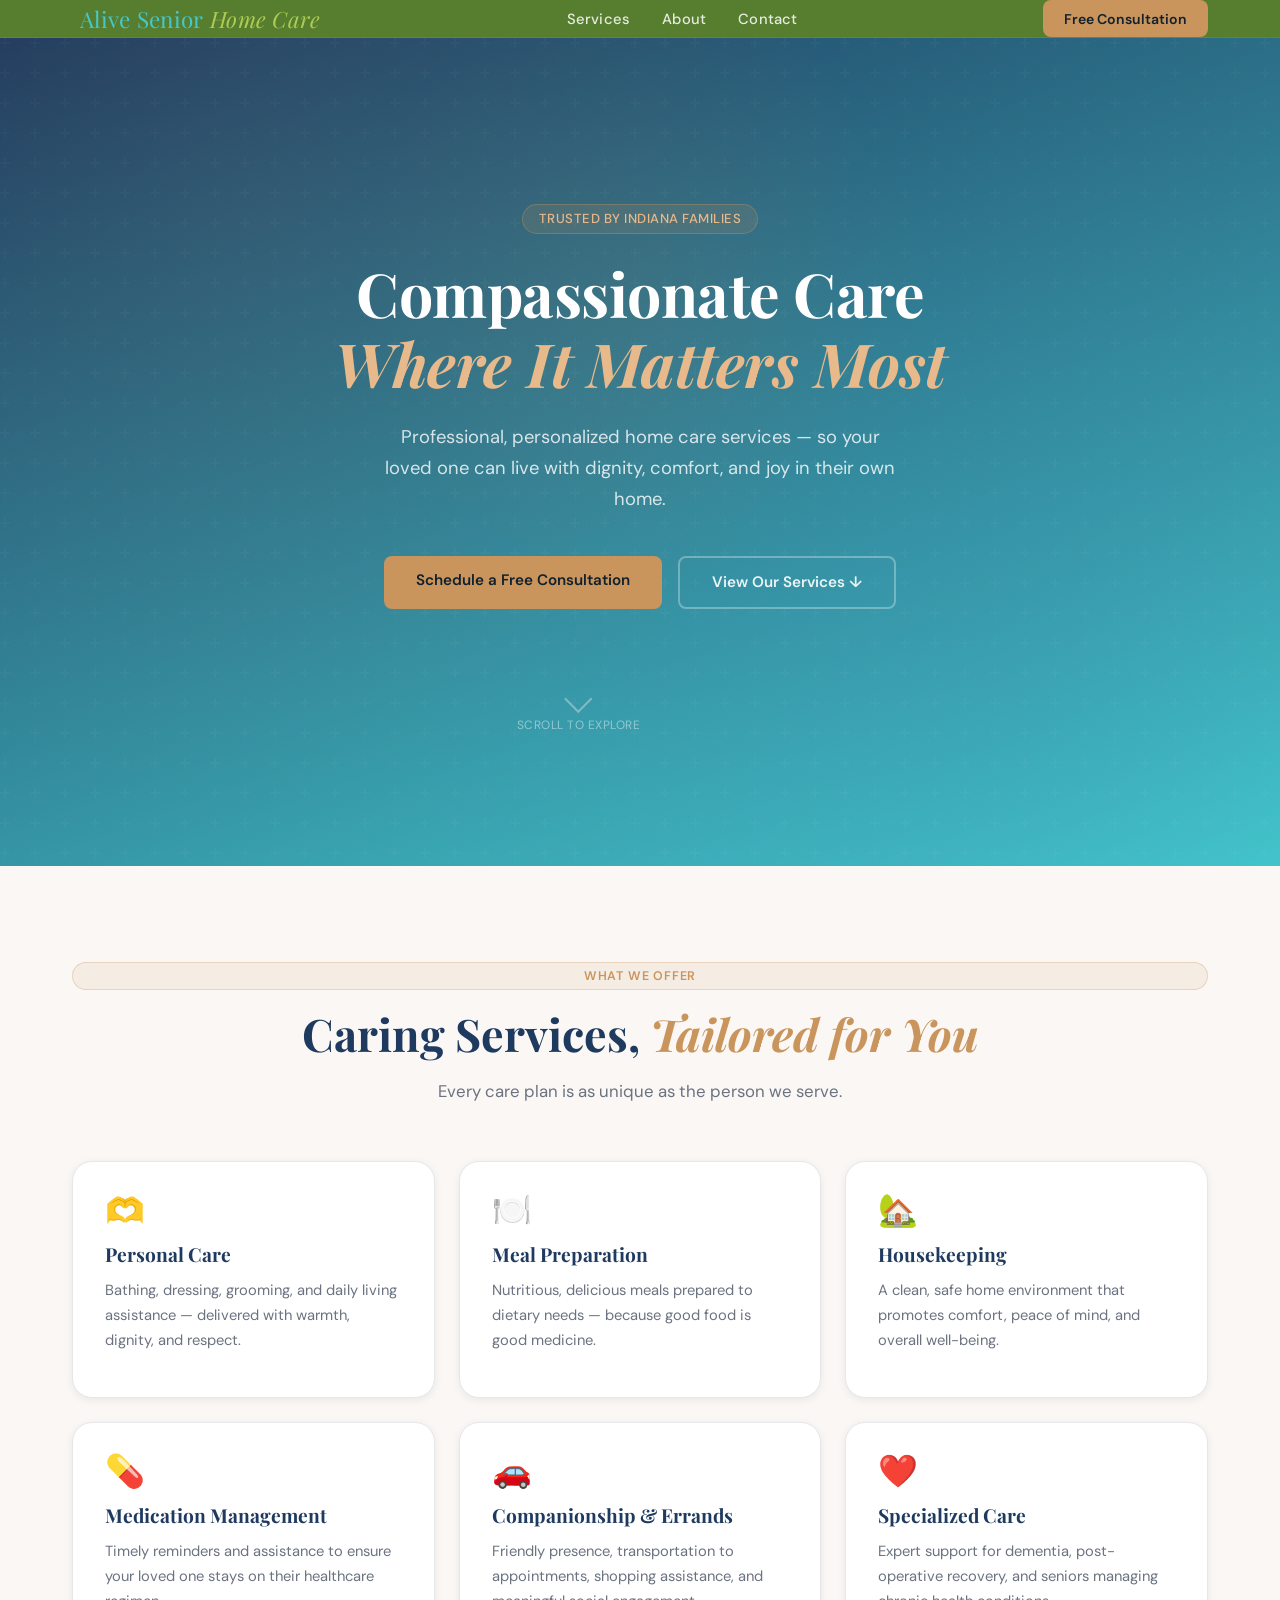
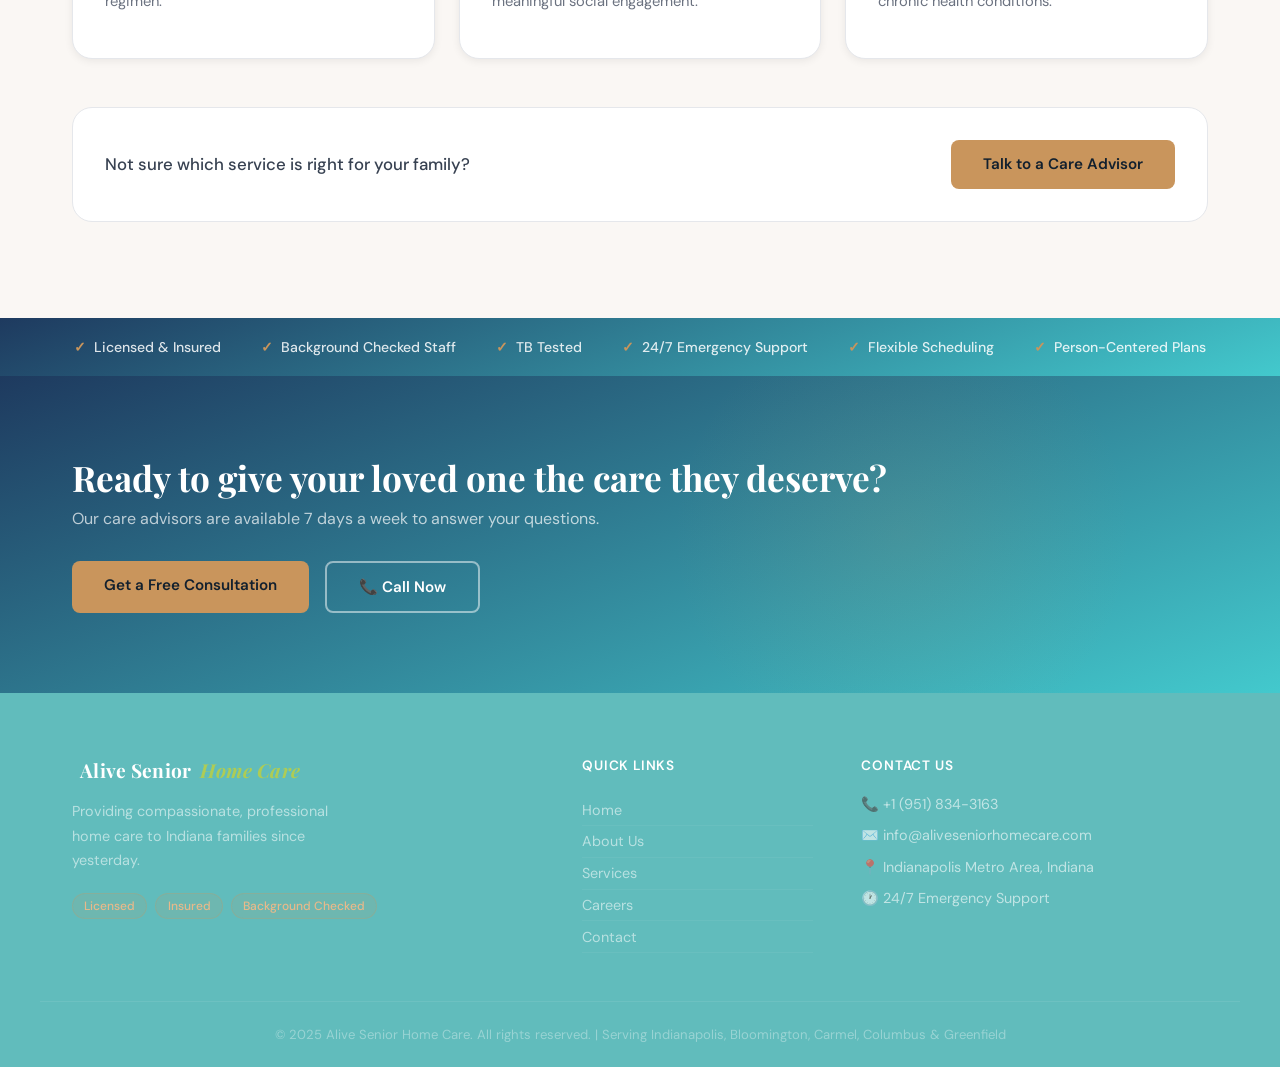
<file: index.html>
<!DOCTYPE html>
<html lang="en">
<head>
    <meta charset="UTF-8">
    <meta name="viewport" content="width=device-width, initial-scale=1.0">
    <link rel="icon" type="image/png" href="images/favicon-96x96.png" sizes="96x96" />
    <link rel="icon" type="image/svg+xml" href="images/favicon.svg" />
    <link rel="shortcut icon" href="images/favicon.ico" />
    <link rel="apple-touch-icon" sizes="180x180" href="images/apple-touch-icon.png" />
    <meta name="apple-mobile-web-app-title" content="Alive Senior Home Care" />
    <link rel="manifest" href="images/site.webmanifest" />
    <title>Alive Senior Home Care – Compassionate Care in Indiana</title>
    <meta name="description" content="Alive Senior Home Care provides compassionate in-home care services for seniors in Indiana. Personalized support, dignity, and trusted caregivers.">
    <meta name="keywords" content="senior home care, home care Indiana, elderly care, caregiver services, in-home nursing">
    <meta name="author" content="Alive Senior Home Care">
    <meta name="viewport" content="width=device-width, initial-scale=1.0">
    <meta name="robots" content="index, follow">
    <meta property="og:title" content="Alive Senior Home Care – Compassionate Care in Indiana">
    <meta property="og:description" content="Trusted in-home senior care services providing comfort, dignity, and support for your loved ones.">
    <meta property="og:image" content="https://aliveseniorhomecare.com/images/missionimg.jpg">
    <meta property="og:url" content="https://aliveseniorhomecare.com/index.html">
    <meta property="og:type" content="website">
    <meta name="twitter:card" content="summary_large_image">
    <meta name="twitter:title" content="Alive Senior Home Care">
    <meta name="twitter:description" content="Compassionate in-home senior care services in Indiana.">
    <meta name="twitter:image" content="https://aliveseniorhomecare.com/images/missionimg.jpg">
    <link rel="canonical" href="https://aliveseniorhomecare.com/index.html">
    <script type="application/ld+json">
    {
    "@context": "https://schema.org",
    "@type": "HomeHealthCareService",
    "name": "Alive Senior Home Care",
    "description": "Compassionate in-home senior care services in Indiana.",
    "areaServed": "Indiana",
    "serviceType": "Senior Home Care"
    }
    </script>
    <link rel="stylesheet" href="styles.css">
    <link rel="preconnect" href="https://fonts.googleapis.com">
    <link href="https://fonts.googleapis.com/css2?family=Playfair+Display:ital,wght@0,400;0,700;1,400&family=DM+Sans:wght@300;400;500;600&display=swap" rel="stylesheet">
</head>
<body>

    <!-- Scroll Progress Bar -->
    <div class="scroll-progress" id="scrollProgress"></div>

    <!-- Navigation -->
    <nav id="navbar">
        <div class="container nav-inner">
            <a href="index.html" class="logo">
                <span class="logo-icon"></span>
                <span>Alive Senior <em>Home Care</em></span>
            </a>
            <ul class="nav-links">
                <li><a href="index.html#services" class="nav-link">Services</a></li>
                <li><a href="about.html" class="nav-link">About</a></li>
                <!-- <li><a href="index.html#testimonials" class="nav-link">Testimonials</a></li> -->
                <li><a href="contact.html" class="nav-link">Contact</a></li>
            </ul>
            <a href="contact.html" class="cta-button">Free Consultation</a>
            <button class="hamburger" id="hamburger" aria-label="Menu">
                <span></span><span></span><span></span>
            </button>
        </div>
        <!-- Mobile Menu -->
        <div class="mobile-menu" id="mobileMenu">
            <a href="index.html#services">Services</a>
            <a href="about.html">About</a>
            <a href="index.html#testimonials">Testimonials</a>
            <a href="contact.html">Contact</a>
            <a href="contact.html" class="mobile-cta">Free Consultation →</a>
        </div>
    </nav>

    <!-- Hero Section -->
    <section class="hero">
        <div class="hero-bg-pattern"></div>
        <div class="hero-glow"></div>
        <!-- <div class="floating-badge reveal-up delay-4">
            <span>⭐ 4.9 / 5 Rating</span>
            <span class="badge-sep">|</span>
            <span>15+ Years Experience</span>
        </div> -->
        <div class="hero-content container">
            <div class="hero-tag reveal-up">Trusted by Indiana Families</div>
            <h1 class="reveal-up delay-1">
                Compassionate Care<br>
                <em>Where It Matters Most</em>
            </h1>
            <p class="hero-sub reveal-up delay-2">
                Professional, personalized home care services — so your loved one can live 
                with dignity, comfort, and joy in their own home.
            </p>
            <div class="hero-buttons reveal-up delay-3">
                <a href="contact.html" class="btn-primary">Schedule a Free Consultation</a>
                <a href="#services" class="btn-outline">View Our Services ↓</a>
            </div>
        </div>
        <!-- <div class="hero-stats reveal-up delay-4">
            <div class="stat-item">
                <span class="stat-number" data-target="500">0</span><span class="stat-plus">+</span>
                <span class="stat-label">Families Served</span>
            </div>
            <div class="stat-divider"></div>
            <div class="stat-item">
                <span class="stat-number" data-target="15">0</span><span class="stat-plus">+</span>
                <span class="stat-label">Years of Excellence</span>
            </div>
            <div class="stat-divider"></div>
            <div class="stat-item">
                <span class="stat-number" data-target="24">0</span><span class="stat-plus">/7</span>
                <span class="stat-label">Care Support</span>
            </div>
            <div class="stat-divider"></div>
            <div class="stat-item">
                <span class="stat-number" data-target="98">0</span><span class="stat-plus">%</span>
                <span class="stat-label">Satisfaction Rate</span>
            </div>
        </div> -->
            <div class="scroll-hint">
                <span class="scroll-arrow"></span>
                <span class="scroll-text">Scroll to Explore</span>
            </div>
        
    </section>

    <!-- Services Section -->
    <section class="services" id="services">
        <div class="container">
            <div class="section-header reveal-up">
                <span class="section-tag">What We Offer</span>
                <h2 class="section-title">Caring Services, <em>Tailored for You</em></h2>
                <p class="section-sub">Every care plan is as unique as the person we serve.</p>
            </div>

            <div class="services-grid">

                <div class="service-card reveal-card" style="--delay:0.1s">
                    <div class="card-glow"></div>
                    <div class="service-icon">🫶</div>
                    <h3>Personal Care</h3>
                    <p>Bathing, dressing, grooming, and daily living assistance — delivered with warmth, dignity, and respect.</p>
                    <!-- <a href="contact.html" class="card-link">Learn more →</a> -->
                </div>

                <div class="service-card reveal-card" style="--delay:0.2s">
                    <div class="card-glow"></div>
                    <div class="service-icon">🍽️</div>
                    <h3>Meal Preparation</h3>
                    <p>Nutritious, delicious meals prepared to dietary needs — because good food is good medicine.</p>
                    <!-- <a href="contact.html" class="card-link">Learn more →</a> -->
                </div>

                <div class="service-card reveal-card" style="--delay:0.3s">
                    <div class="card-glow"></div>
                    <div class="service-icon">🏡</div>
                    <h3>Housekeeping</h3>
                    <p>A clean, safe home environment that promotes comfort, peace of mind, and overall well-being.</p>
                    <!-- <a href="contact.html" class="card-link">Learn more →</a> -->
                </div>

                <div class="service-card reveal-card" style="--delay:0.4s">
                    <div class="card-glow"></div>
                    <div class="service-icon">💊</div>
                    <h3>Medication Management</h3>
                    <p>Timely reminders and assistance to ensure your loved one stays on their healthcare regimen.</p>
                    <!-- <a href="contact.html" class="card-link">Learn more →</a> -->
                </div>

                <div class="service-card reveal-card" style="--delay:0.5s">
                    <div class="card-glow"></div>
                    <div class="service-icon">🚗</div>
                    <h3>Companionship & Errands</h3>
                    <p>Friendly presence, transportation to appointments, shopping assistance, and meaningful social engagement.</p>
                    <!-- <a href="contact.html" class="card-link">Learn more →</a> -->
                </div>

                <div class="service-card reveal-card featured-card" style="--delay:0.6s">
                    <div class="card-glow"></div>
                    <div class="service-icon">❤️</div>
                    <h3>Specialized Care</h3>
                    <p>Expert support for dementia, post-operative recovery, and seniors managing chronic health conditions.</p>
                    <!-- <a href="contact.html" class="card-link">Learn more →</a> -->
                </div>

            </div>

            <div class="services-cta reveal-up">
                <p>Not sure which service is right for your family?</p>
                <a href="contact.html" class="btn-primary">Talk to a Care Advisor</a>
            </div>
        </div>
    </section>

    <!-- Trust Strip -->
    <section class="trust-strip reveal-up">
        <div class="container trust-inner">
            <div class="trust-item"><span class="trust-icon">✓</span> Licensed & Insured</div>
            <div class="trust-item"><span class="trust-icon">✓</span> Background Checked Staff</div>
            <div class="trust-item"><span class="trust-icon">✓</span> TB Tested</div>
            <div class="trust-item"><span class="trust-icon">✓</span> 24/7 Emergency Support</div>
            <div class="trust-item"><span class="trust-icon">✓</span> Flexible Scheduling</div>
            <div class="trust-item"><span class="trust-icon">✓</span> Person-Centered Plans</div>
        </div>
    </section>

    <!-- Testimonials Section
    <section class="testimonials" id="testimonials">
        <div class="container">
            <div class="section-header reveal-up">
                <span class="section-tag">Testimonials</span>
                <h2 class="section-title">Families Who Trust <em>Alive</em></h2>
            </div>

            <div class="testimonials-track-wrapper">
                <div class="testimonials-track" id="testimonialsTrack">

                    <div class="testimonial-card">
                        <div class="stars">★★★★★</div>
                        <p class="testimonial-text">"Alive Senior Home Care transformed our lives. The caregivers are professional, kind, and truly care about my mother's wellbeing."</p>
                        <div class="testimonial-author">
                            <div class="author-avatar">MJ</div>
                            <div>
                                <div class="author-name">Margaret Johnson</div>
                                <div class="author-role">Family Member, Phoenix</div>
                            </div>
                        </div>
                    </div>

                    <div class="testimonial-card">
                        <div class="stars">★★★★★</div>
                        <p class="testimonial-text">"My dad loves his caregiver! She's patient, friendly, and helps him stay engaged. It's given us peace of mind knowing <br>he's in such caring hands every day."</p>
                        <div class="testimonial-author">
                            <div class="author-avatar">RM</div>
                            <div>
                                <div class="author-name">Robert Martinez</div>
                                <div class="author-role">Son, Scottsdale</div>
                            </div>
                        </div>
                    </div>

                    <div class="testimonial-card">
                        <div class="stars">★★★★★</div>
                        <p class="testimonial-text">"The level of professionalism and compassion shown by the Alive team is exceptional. They helped my mother recover from surgery with outstanding care and support."</p>
                        <div class="testimonial-author">
                            <div class="author-avatar">LD</div>
                            <div>
                                <div class="author-name">Linda Davis</div>
                                <div class="author-role">Daughter, Mesa</div>
                            </div>
                        </div>
                    </div>

                    <div class="testimonial-card">
                        <div class="stars">★★★★★</div>
                        <p class="testimonial-text">"From day one, the team felt like family. They communicate clearly, show up reliably, and treat my father with the utmost respect. Truly a five-star experience."</p>
                        <div class="testimonial-author">
                            <div class="author-avatar">SW</div>
                            <div>
                                <div class="author-name">Sandra Wilson</div>
                                <div class="author-role">Daughter, Tempe</div>
                            </div>
                        </div>
                    </div>

                </div>
            </div>

            <div class="testimonial-dots" id="testimonialDots"></div>
        </div>
    </section> -->

    <!-- CTA Banner -->
    <section class="cta-banner reveal-up">
        <div class="cta-banner-glow"></div>
        <div class="container cta-banner-inner">
            <div>
                <h2>Ready to give your loved one the care they deserve?</h2>
                <p>Our care advisors are available 7 days a week to answer your questions.</p>
            </div>
            <div class="cta-banner-buttons">
                <a href="contact.html" class="btn-primary">Get a Free Consultation</a>
                <a href="tel:+19518343163" class="btn-outline-light">📞 Call Now</a>
            </div>
        </div>
    </section>

    <!-- Footer -->
   <footer>
        <div class="container footer-inner">
            <div class="footer-brand">
                <div class="logo"><span class="logo-icon"></span> Alive Senior <em>Home Care</em></div>
                <p>Providing compassionate, professional home care to Indiana families since yesterday.</p>
                <div class="footer-badges">
                    <span>Licensed</span>
                    <span>Insured</span>
                    <span>Background Checked</span>
                </div>
            </div>
            <div class="footer-links">
                <h4>Quick Links</h4>
                <a href="index.html">Home</a>
                <a href="about.html">About Us</a>
                <a href="index.html#services">Services</a>
                <a href="careers.html">Careers</a>
                <!-- <a href="index.html#testimonials">Testimonials</a> -->
                <a href="contact.html">Contact</a>
            </div>
            <div class="footer-contact">
                <h4>Contact Us</h4>
                <p>📞 <a href="tel:+19518343163">+1 (951) 834-3163</a></p>
                <p>✉️ <a href="mailto:info@aliveseniorhomecare.com">info@aliveseniorhomecare.com</a></p>
                <p>📍 Indianapolis Metro Area, Indiana</p>
                <p>🕐 24/7 Emergency Support</p>
            </div>
        </div>
        <div class="footer-bottom">
            <p>© 2025 Alive Senior Home Care. All rights reserved. | Serving Indianapolis, Bloomington, Carmel, Columbus & Greenfield</p>
        </div>
    </footer>

    <script src="script.js"></script>
</body>
</html>
</file>
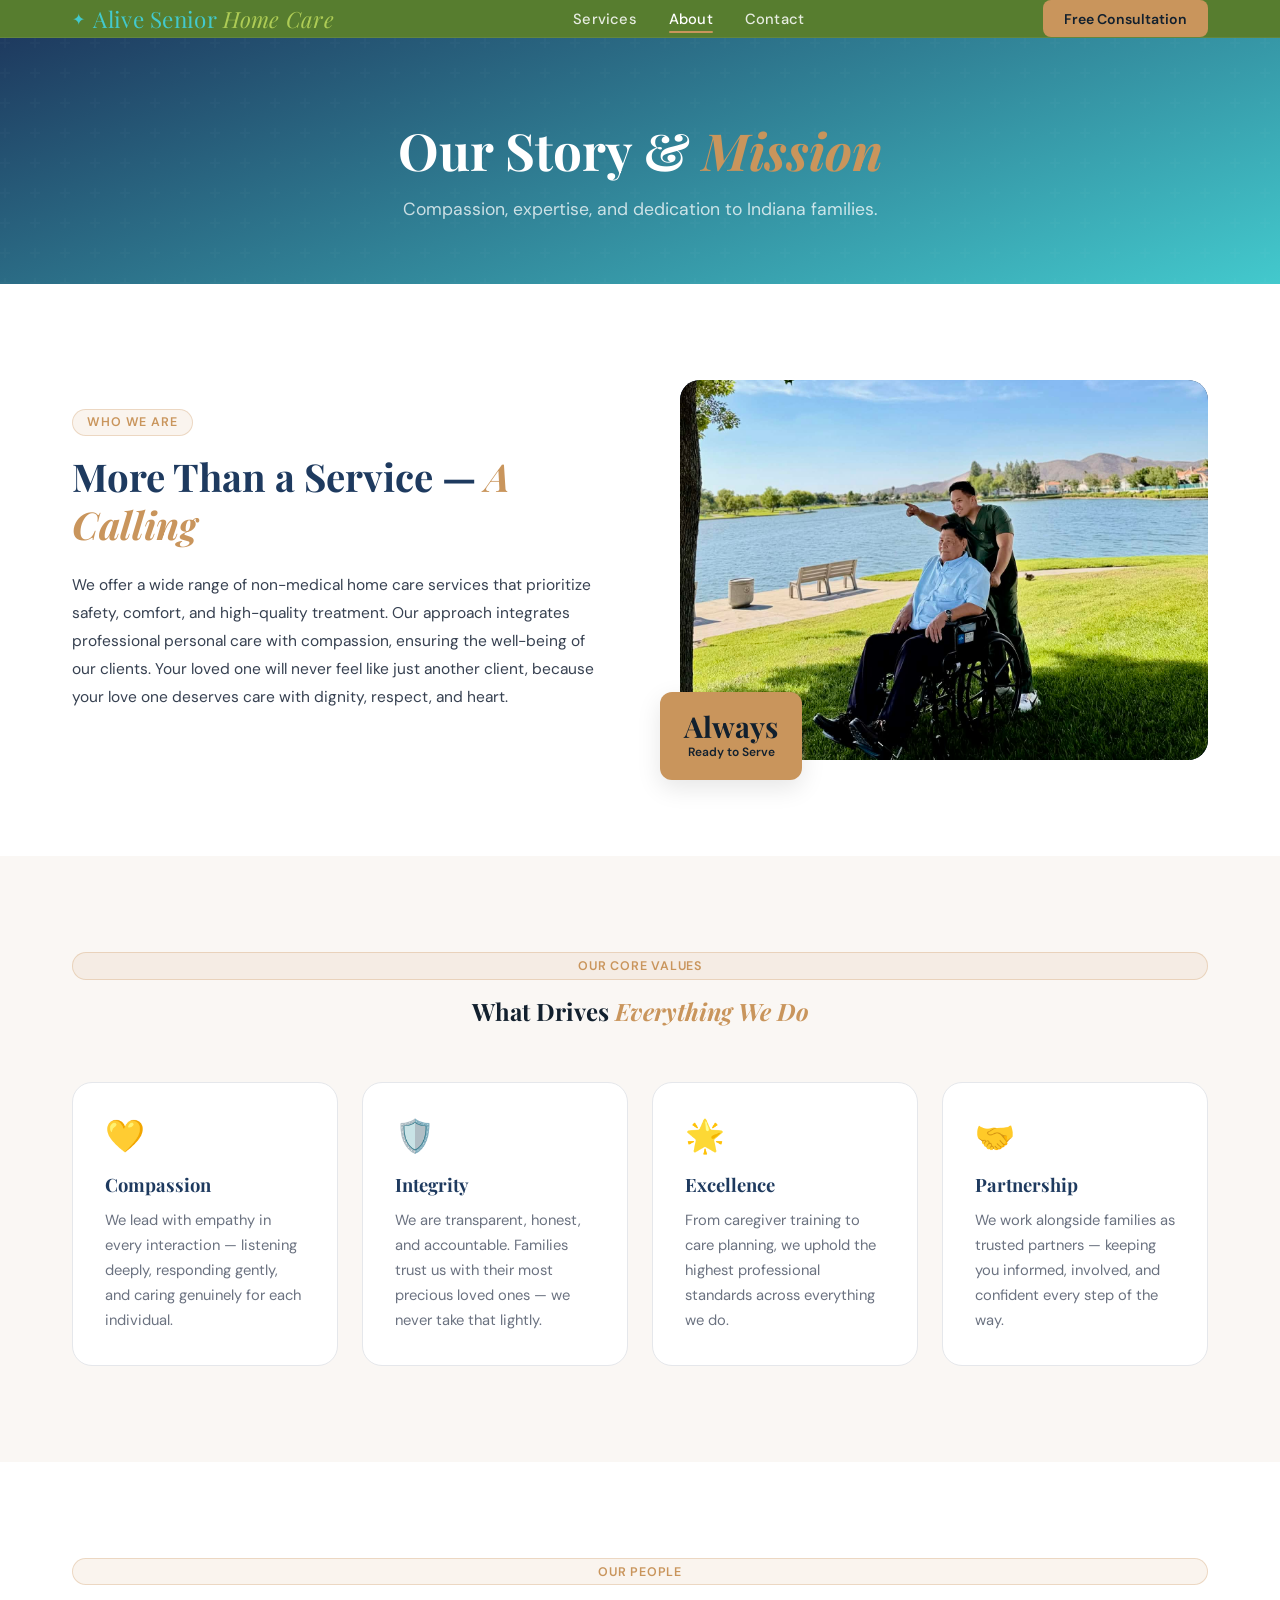
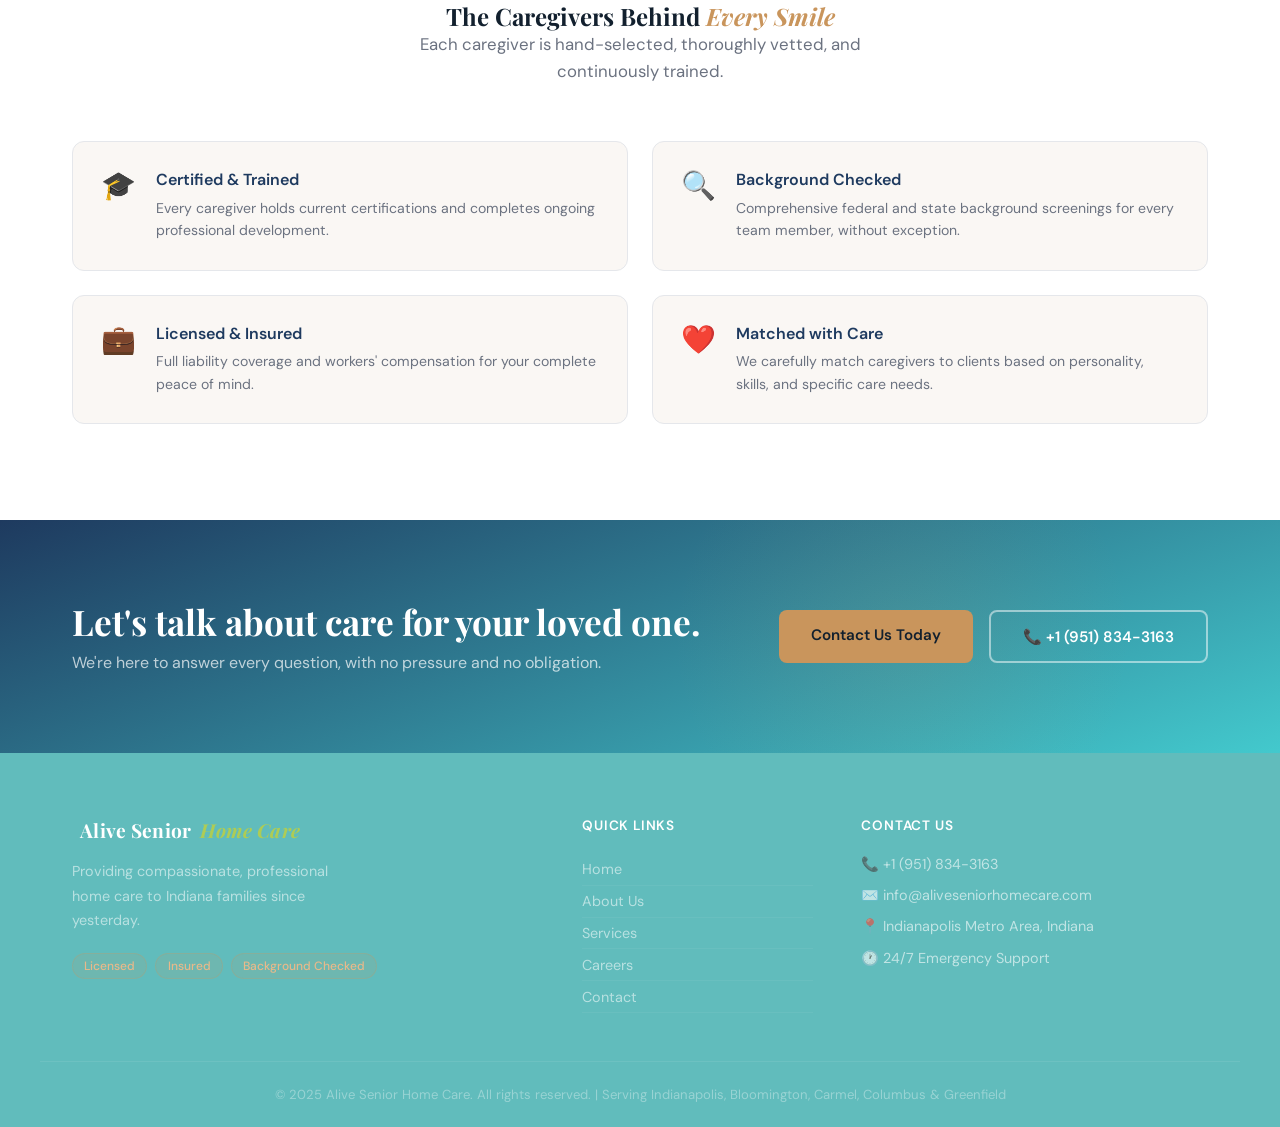
<file: about.html>
<!DOCTYPE html>
<html lang="en">
<head>
    <meta charset="UTF-8">
    <meta name="viewport" content="width=device-width, initial-scale=1.0">
    <link rel="icon" type="image/png" href="images/favicon-96x96.png" sizes="96x96" />
    <link rel="icon" type="image/svg+xml" href="images/favicon.svg" />
    <link rel="shortcut icon" href="images/favicon.ico" />
    <link rel="apple-touch-icon" sizes="180x180" href="images/apple-touch-icon.png" />
    <meta name="apple-mobile-web-app-title" content="Alive Senior Home Care" />
    <link rel="manifest" href="images/site.webmanifest" />
    <title>About Us – Alive Senior Home Care</title>
    <link rel="stylesheet" href="styles.css">
    <link rel="preconnect" href="https://fonts.googleapis.com">
    <link href="https://fonts.googleapis.com/css2?family=Playfair+Display:ital,wght@0,400;0,700;1,400&family=DM+Sans:wght@300;400;500;600&display=swap" rel="stylesheet">
</head>

<body>

    <div class="scroll-progress" id="scrollProgress"></div>

    <nav id="navbar">
        <div class="container nav-inner">
            <a href="index.html" class="logo">
                <span class="logo-icon">✦</span>
                <span>Alive Senior <em>Home Care</em></span>
            </a>
            <ul class="nav-links">
                <li><a href="index.html#services" class="nav-link">Services</a></li>
                <li><a href="about.html" class="nav-link active">About</a></li>
                <!-- <li><a href="index.html#testimonials" class="nav-link">Testimonials</a></li> -->
                <li><a href="contact.html" class="nav-link">Contact</a></li>
            </ul>
            <a href="contact.html" class="cta-button">Free Consultation</a>
            <button class="hamburger" id="hamburger" aria-label="Menu">
                <span></span><span></span><span></span>
            </button>
        </div>
        <div class="mobile-menu" id="mobileMenu">
            <a href="index.html#services">Services</a>
            <a href="about.html">About</a>
            <a href="index.html#testimonials">Testimonials</a>
            <a href="contact.html">Contact</a>
            <a href="contact.html" class="mobile-cta">Free Consultation →</a>
        </div>
    </nav>

    <!-- Page Hero -->
    <section class="page-hero">
        <div class="page-hero-bg"></div>
        <div class="container page-hero-content">
            <!-- <div class="breadcrumb reveal-up"><a href="index.html">Home</a> / About Us</div> -->
            <h1 class="reveal-up delay-1">Our Story &amp; <em>Mission</em></h1>
            <p class="reveal-up delay-2">Compassion, expertise, and dedication to Indiana families.</p>
        </div>
    </section>

    <!-- Mission Section -->
    <section class="about-mission">
        <div class="container about-grid">
            <div class="about-text reveal-left">
                <span class="section-tag">Who We Are</span>
                <h2>More Than a Service — <em>A Calling</em></h2>
                <p>We offer a wide range of non-medical home care
                services that prioritize safety, comfort, and high-quality treatment. Our approach integrates professional personal care with compassion,
                ensuring the well-being of our clients.
                Your loved one will never feel like just another client, because your love one deserves care with dignity, respect, and heart.</p>
            </div>
            <div class="about-visual reveal-right">
                <div class="about-image-block">
                    <div class="about-image-card main-img">
                        <div class="img-placeholder">
                            <img src="images/missionimg.jpg" alt="Mission Image" class="about-img">
                        </div>
                    </div>
                    <div class="about-badge-float">
                        <span class="badge-num">Always</span>
                        <span class="badge-text">Ready to Serve</span>
                    </div>
                </div>
            </div>
        </div>
    </section>

    <!-- Values Section -->
    <section class="values-section">
        <div class="container">
            <div class="section-header reveal-up">
                <span class="section-tag">Our Core Values</span>
                <h2>What Drives <em>Everything We Do</em></h2>
            </div>
            <div class="values-grid">
                <div class="value-card reveal-card" style="--delay:0.1s">
                    <div class="value-icon">💛</div>
                    <h3>Compassion</h3>
                    <p>We lead with empathy in every interaction — listening deeply, responding gently, and caring genuinely for each individual.</p>
                </div>
                <div class="value-card reveal-card" style="--delay:0.2s">
                    <div class="value-icon">🛡️</div>
                    <h3>Integrity</h3>
                    <p>We are transparent, honest, and accountable. Families trust us with their most precious loved ones — we never take that lightly.</p>
                </div>
                <div class="value-card reveal-card" style="--delay:0.3s">
                    <div class="value-icon">🌟</div>
                    <h3>Excellence</h3>
                    <p>From caregiver training to care planning, we uphold the highest professional standards across everything we do.</p>
                </div>
                <div class="value-card reveal-card" style="--delay:0.4s">
                    <div class="value-icon">🤝</div>
                    <h3>Partnership</h3>
                    <p>We work alongside families as trusted partners — keeping you informed, involved, and confident every step of the way.</p>
                </div>
            </div>
        </div>
    </section>

    <!-- Team Section -->
    <section class="team-section">
        <div class="container">
            <div class="section-header reveal-up">
                <span class="section-tag">Our People</span>
                <h2>The Caregivers Behind <em>Every Smile</em></h2>
                <p class="section-sub">Each caregiver is hand-selected, thoroughly vetted, and continuously trained.</p>
            </div>
            <div class="team-features reveal-up">
                <div class="team-feature">
                    <div class="tf-icon">🎓</div>
                    <div>
                        <h4>Certified & Trained</h4>
                        <p>Every caregiver holds current certifications and completes ongoing professional development.</p>
                    </div>
                </div>
                <div class="team-feature">
                    <div class="tf-icon">🔍</div>
                    <div>
                        <h4>Background Checked</h4>
                        <p>Comprehensive federal and state background screenings for every team member, without exception.</p>
                    </div>
                </div>
                <div class="team-feature">
                    <div class="tf-icon">💼</div>
                    <div>
                        <h4>Licensed & Insured</h4>
                        <p>Full liability coverage and workers' compensation for your complete peace of mind.</p>
                    </div>
                </div>
                <div class="team-feature">
                    <div class="tf-icon">❤️</div>
                    <div>
                        <h4>Matched with Care</h4>
                        <p>We carefully match caregivers to clients based on personality, skills, and specific care needs.</p>
                    </div>
                </div>
            </div>
        </div>
    </section>

    <!-- Milestones Timeline
    <section class="timeline-section">
        <div class="container">
            <div class="section-header reveal-up">
                <span class="section-tag">Our Journey</span>
                <h2>15 Years of <em>Making a Difference</em></h2>
            </div>
            <div class="timeline">
                <div class="timeline-item reveal-left">
                    <div class="timeline-dot"></div>
                    <div class="timeline-year">2009</div>
                    <div class="timeline-card">
                        <h4>Founded with a Vision</h4>
                        <p>Alive Senior Home Care opens its doors in Phoenix, serving its first 10 families with a mission rooted in compassion.</p>
                    </div>
                </div>
                <div class="timeline-item reveal-right">
                    <div class="timeline-dot"></div>
                    <div class="timeline-year">2013</div>
                    <div class="timeline-card">
                        <h4>Expanding Our Reach</h4>
                        <p>We expanded services to Scottsdale, Tempe, and Mesa — growing our team to 30 dedicated caregivers.</p>
                    </div>
                </div>
                <div class="timeline-item reveal-left">
                    <div class="timeline-dot"></div>
                    <div class="timeline-year">2017</div>
                    <div class="timeline-card">
                        <h4>Specialized Care Programs</h4>
                        <p>Launched our dementia and chronic care programs, bringing specialized expertise to the most vulnerable seniors.</p>
                    </div>
                </div>
                <div class="timeline-item reveal-right">
                    <div class="timeline-dot"></div>
                    <div class="timeline-year">2021</div>
                    <div class="timeline-card">
                        <h4>500 Families Milestone</h4>
                        <p>Reached 500 families served — a milestone that reflects the trust Indiana communities have placed in us.</p>
                    </div>
                </div>
                <div class="timeline-item reveal-left">
                    <div class="timeline-dot active"></div>
                    <div class="timeline-year">Today</div>
                    <div class="timeline-card featured-timeline">
                        <h4>Still Growing, Always Caring</h4>
                        <p>With a 98% client satisfaction rate and a team of passionate professionals, we continue our mission every single day.</p>
                    </div>
                </div>
            </div>
        </div>
    </section> -->

    <!-- CTA Banner -->
    <section class="cta-banner reveal-up">
        <div class="cta-banner-glow"></div>
        <div class="container cta-banner-inner">
            <div>
                <h2>Let's talk about care for your loved one.</h2>
                <p>We're here to answer every question, with no pressure and no obligation.</p>
            </div>
            <div class="cta-banner-buttons">
                <a href="contact.html" class="btn-primary">Contact Us Today</a>
                <a href="tel:+19518343163" class="btn-outline-light">📞 +1 (951) 834-3163</a>
            </div>
        </div>
    </section>

    <!-- Footer -->
   <footer>
        <div class="container footer-inner">
            <div class="footer-brand">
                <div class="logo"><span class="logo-icon"></span> Alive Senior <em>Home Care</em></div>
                <p>Providing compassionate, professional home care to Indiana families since yesterday.</p>
                <div class="footer-badges">
                    <span>Licensed</span>
                    <span>Insured</span>
                    <span>Background Checked</span>
                </div>
            </div>
            <div class="footer-links">
                <h4>Quick Links</h4>
                <a href="index.html">Home</a>
                <a href="about.html">About Us</a>
                <a href="index.html#services">Services</a>
                <a href="careers.html">Careers</a>
                <!-- <a href="index.html#testimonials">Testimonials</a> -->
                <a href="contact.html">Contact</a>
            </div>
            <div class="footer-contact">
                <h4>Contact Us</h4>
                <p>📞 <a href="tel:+19518343163">+1 (951) 834-3163</a></p>
                <p>✉️ <a href="mailto:info@aliveseniorhomecare.com">info@aliveseniorhomecare.com</a></p>
                <p>📍 Indianapolis Metro Area, Indiana</p>
                <p>🕐 24/7 Emergency Support</p>
            </div>
        </div>
        <div class="footer-bottom">
            <p>© 2025 Alive Senior Home Care. All rights reserved. | Serving Indianapolis, Bloomington, Carmel, Columbus & Greenfield</p>
        </div>
    </footer>


    <script src="script.js"></script>
</body>

</html>
</file>
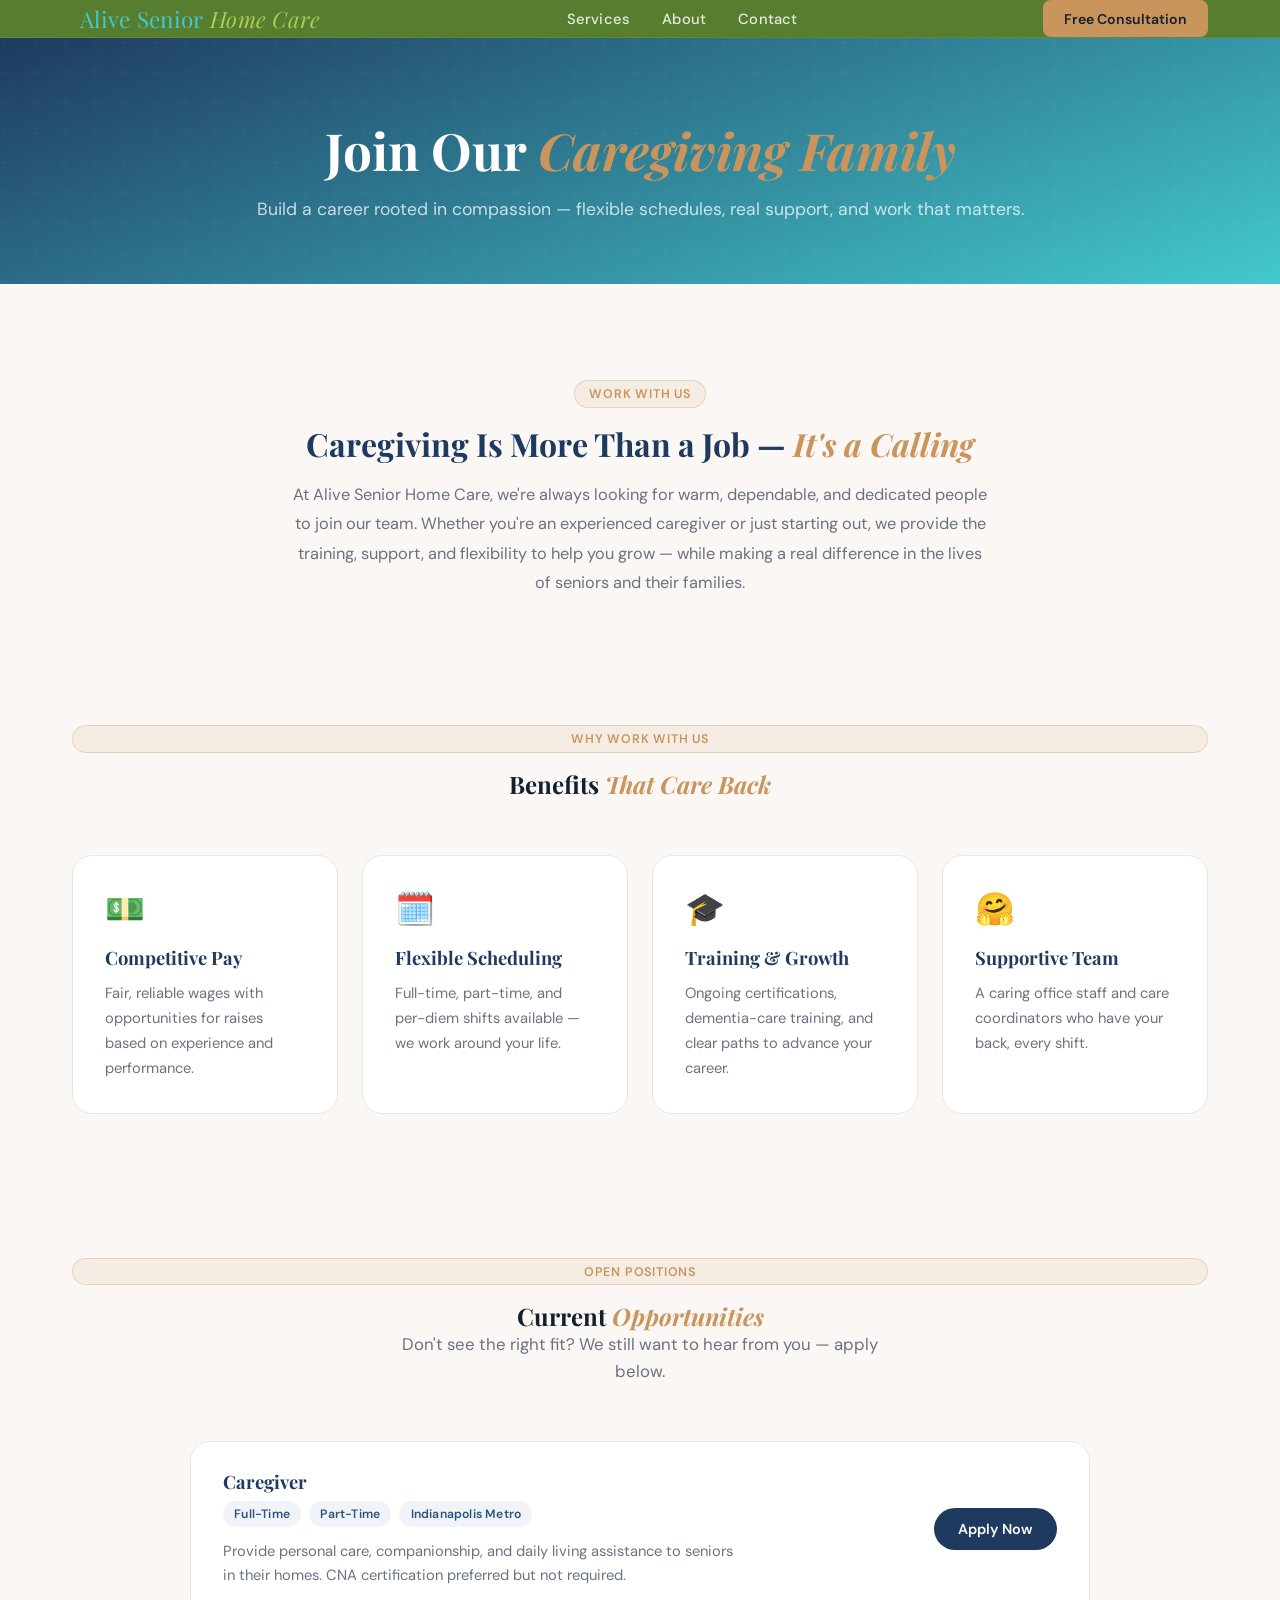
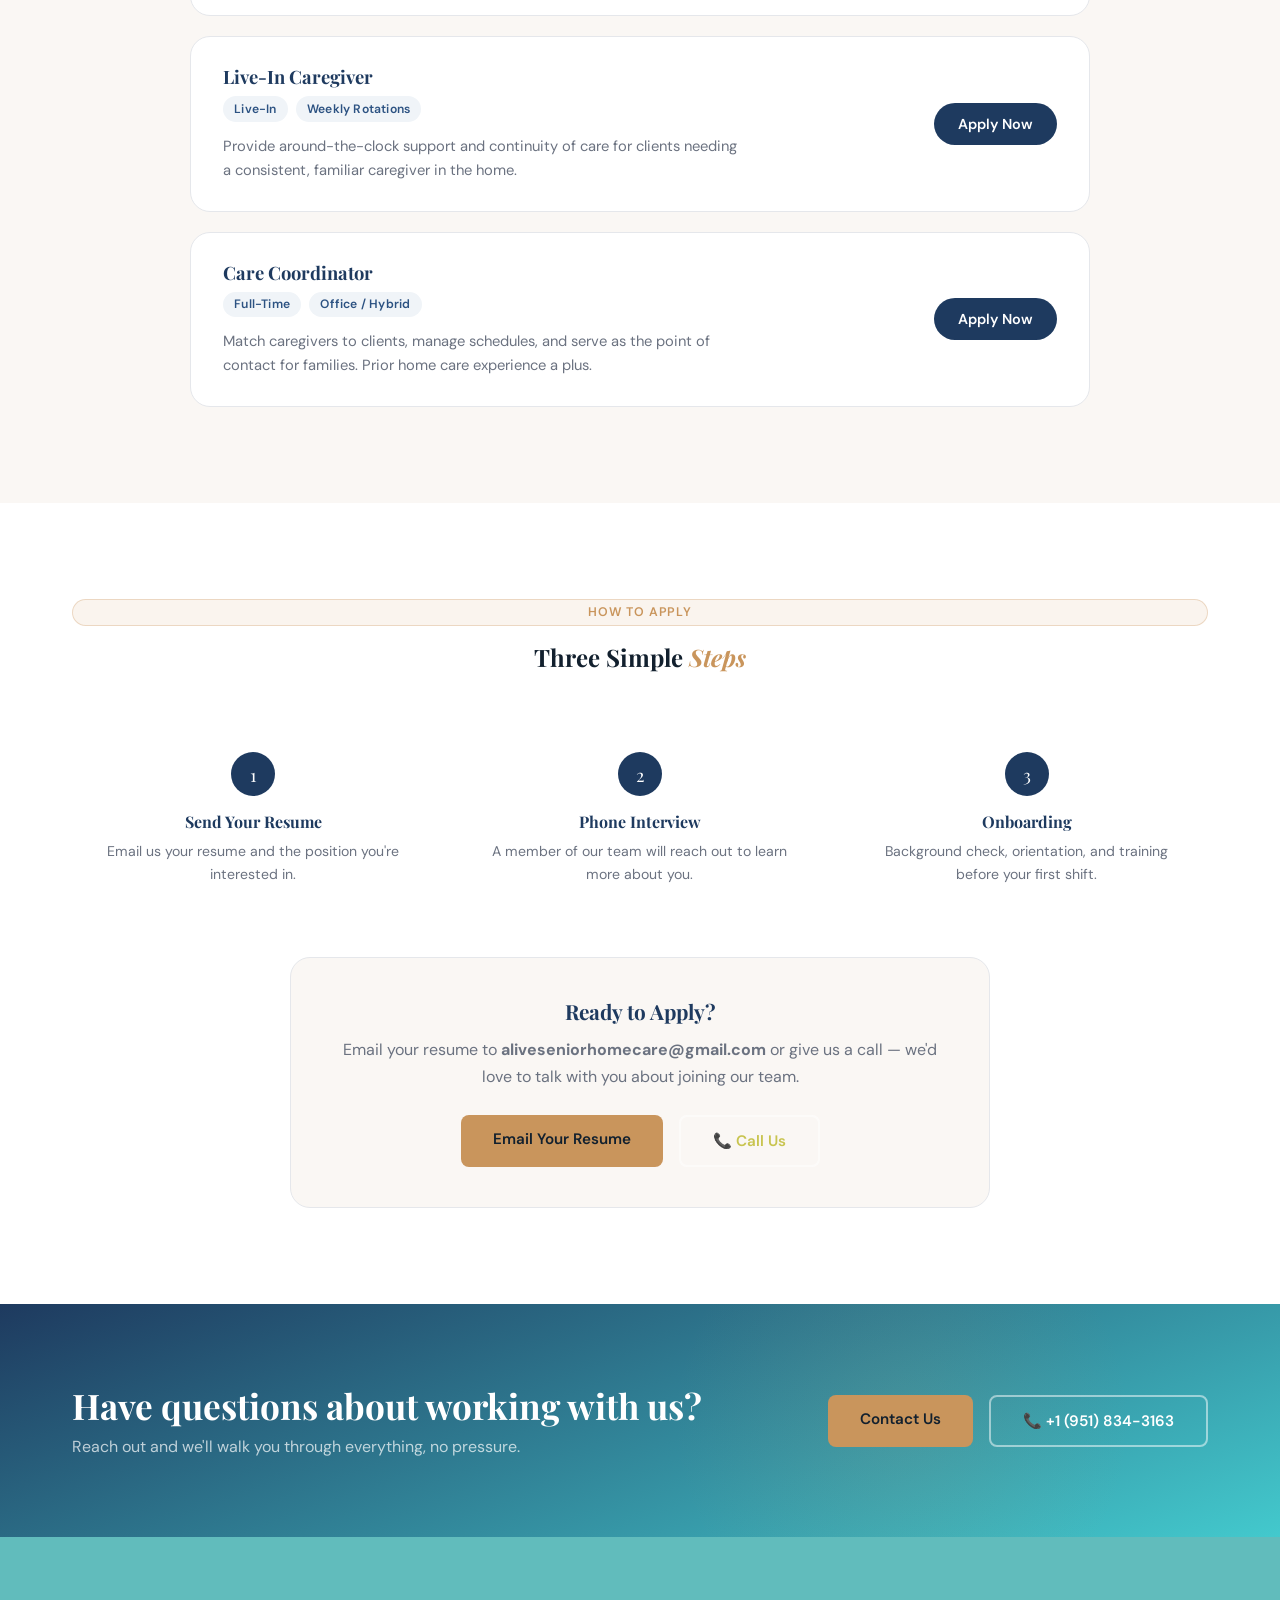
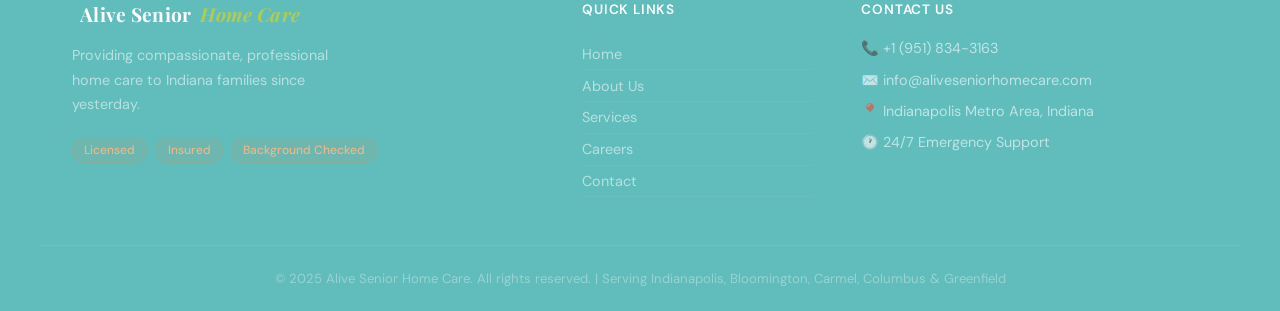
<file: careers.html>
<!DOCTYPE html>
<html lang="en">
<head>
    <meta charset="UTF-8">
    <meta name="viewport" content="width=device-width, initial-scale=1.0">
    <link rel="icon" type="image/png" href="images/favicon-96x96.png" sizes="96x96" />
    <link rel="icon" type="image/svg+xml" href="images/favicon.svg" />
    <link rel="shortcut icon" href="images/favicon.ico" />
    <link rel="apple-touch-icon" sizes="180x180" href="images/apple-touch-icon.png" />
    <meta name="apple-mobile-web-app-title" content="Alive Senior Home Care" />
    <link rel="manifest" href="images/site.webmanifest" />
    <title>Careers – Alive Senior Home Care</title>
    <meta name="description" content="Join the Alive Senior Home Care team. We're hiring compassionate caregivers, CNAs, and companions in the Indianapolis metro area.">
    <link rel="stylesheet" href="styles.css">
    <link rel="preconnect" href="https://fonts.googleapis.com">
    <link href="https://fonts.googleapis.com/css2?family=Playfair+Display:ital,wght@0,400;0,700;1,400&family=DM+Sans:wght@300;400;500;600&display=swap" rel="stylesheet">
</head>
<body>

    <div class="scroll-progress" id="scrollProgress"></div>

    <nav id="navbar">
        <div class="container nav-inner">
            <a href="index.html" class="logo">
                <span class="logo-icon"></span>
                <span>Alive Senior <em>Home Care</em></span>
            </a>
            <ul class="nav-links">
                <li><a href="index.html#services" class="nav-link">Services</a></li>
                <li><a href="about.html" class="nav-link">About</a></li>
                <li><a href="contact.html" class="nav-link">Contact</a></li>
            </ul>
            <a href="contact.html" class="cta-button">Free Consultation</a>
            <button class="hamburger" id="hamburger" aria-label="Menu">
                <span></span><span></span><span></span>
            </button>
        </div>
        <div class="mobile-menu" id="mobileMenu">
            <a href="index.html#services">Services</a>
            <a href="about.html">About</a>
            <a href="contact.html">Contact</a>
            <a href="contact.html" class="mobile-cta">Free Consultation →</a>
        </div>
    </nav>

    <!-- Page Hero -->
    <section class="page-hero">
        <div class="page-hero-bg"></div>
        <div class="container page-hero-content">
            <h1 class="reveal-up delay-1">Join Our <em>Caregiving Family</em></h1>
            <p class="reveal-up delay-2">Build a career rooted in compassion — flexible schedules, real support, and work that matters.</p>
        </div>
    </section>

    <!-- Intro -->
    <section class="careers-intro">
        <div class="container careers-intro-inner reveal-up">
            <span class="section-tag">Work With Us</span>
            <h2>Caregiving Is More Than a Job — <em>It's a Calling</em></h2>
            <p>At Alive Senior Home Care, we're always looking for warm, dependable, and dedicated people to join our team. Whether you're an experienced caregiver or just starting out, we provide the training, support, and flexibility to help you grow — while making a real difference in the lives of seniors and their families.</p>
        </div>
    </section>

    <!-- Why Work With Us -->
    <section class="values-section">
        <div class="container">
            <div class="section-header reveal-up">
                <span class="section-tag">Why Work With Us</span>
                <h2>Benefits <em>That Care Back</em></h2>
            </div>
            <div class="values-grid">
                <div class="value-card reveal-card" style="--delay:0.1s">
                    <div class="value-icon">💵</div>
                    <h3>Competitive Pay</h3>
                    <p>Fair, reliable wages with opportunities for raises based on experience and performance.</p>
                </div>
                <div class="value-card reveal-card" style="--delay:0.2s">
                    <div class="value-icon">🗓️</div>
                    <h3>Flexible Scheduling</h3>
                    <p>Full-time, part-time, and per-diem shifts available — we work around your life.</p>
                </div>
                <div class="value-card reveal-card" style="--delay:0.3s">
                    <div class="value-icon">🎓</div>
                    <h3>Training & Growth</h3>
                    <p>Ongoing certifications, dementia-care training, and clear paths to advance your career.</p>
                </div>
                <div class="value-card reveal-card" style="--delay:0.4s">
                    <div class="value-icon">🤗</div>
                    <h3>Supportive Team</h3>
                    <p>A caring office staff and care coordinators who have your back, every shift.</p>
                </div>
            </div>
        </div>
    </section>

    <!-- Open Positions -->
    <section class="positions-section" id="positions">
        <div class="container">
            <div class="section-header reveal-up">
                <span class="section-tag">Open Positions</span>
                <h2>Current <em>Opportunities</em></h2>
                <p class="section-sub">Don't see the right fit? We still want to hear from you — apply below.</p>
            </div>

            <div class="positions-list">

                <div class="position-card reveal-card" style="--delay:0.1s">
                    <div class="position-main">
                        <h3>Caregiver</h3>
                        <div class="position-tags">
                            <span class="position-tag">Full-Time</span>
                            <span class="position-tag">Part-Time</span>
                            <span class="position-tag">Indianapolis Metro</span>
                        </div>
                        <p>Provide personal care, companionship, and daily living assistance to seniors in their homes. CNA certification preferred but not required.</p>
                    </div>
                    <a href="mailto:aliveseniorhomecare@gmail.com?subject=Application%20-%20Caregiver" class="position-apply">Apply Now</a>
                </div>

                <div class="position-card reveal-card" style="--delay:0.3s">
                    <div class="position-main">
                        <h3>Live-In Caregiver</h3>
                        <div class="position-tags">
                            <span class="position-tag">Live-In</span>
                            <span class="position-tag">Weekly Rotations</span>
                        </div>
                        <p>Provide around-the-clock support and continuity of care for clients needing a consistent, familiar caregiver in the home.</p>
                    </div>
                    <a href="mailto:aliveseniorhomecare@gmail.com?subject=Application%20-%20Live-In%20Caregiver" class="position-apply">Apply Now</a>
                </div>

                <div class="position-card reveal-card" style="--delay:0.4s">
                    <div class="position-main">
                        <h3>Care Coordinator</h3>
                        <div class="position-tags">
                            <span class="position-tag">Full-Time</span>
                            <span class="position-tag">Office / Hybrid</span>
                        </div>
                        <p>Match caregivers to clients, manage schedules, and serve as the point of contact for families. Prior home care experience a plus.</p>
                    </div>
                    <a href="mailto:aliveseniorhomecare@gmail.com?subject=Application%20-%20Care%20Coordinator" class="position-apply">Apply Now</a>
                </div>

            </div>
        </div>
    </section>

    <!-- How to Apply -->
    <section class="how-to-apply">
        <div class="container">
            <div class="section-header reveal-up">
                <span class="section-tag">How to Apply</span>
                <h2>Three Simple <em>Steps</em></h2>
            </div>

            <div class="apply-steps">
                <div class="apply-step reveal-card" style="--delay:0.1s">
                    <div class="apply-step-num">1</div>
                    <h4>Send Your Resume</h4>
                    <p>Email us your resume and the position you're interested in.</p>
                </div>
                <div class="apply-step reveal-card" style="--delay:0.2s">
                    <div class="apply-step-num">2</div>
                    <h4>Phone Interview</h4>
                    <p>A member of our team will reach out to learn more about you.</p>
                </div>
                <div class="apply-step reveal-card" style="--delay:0.3s">
                    <div class="apply-step-num">3</div>
                    <h4>Onboarding</h4>
                    <p>Background check, orientation, and training before your first shift.</p>
                </div>
            </div>

            <div class="apply-cta reveal-up">
                <h3>Ready to Apply?</h3>
                <p>Email your resume to <strong>aliveseniorhomecare@gmail.com</strong> or give us a call — we'd love to talk with you about joining our team.</p>
                <div class="apply-cta-buttons">
                    <a href="mailto:aliveseniorhomecare@gmail.com?subject=Job%20Application" class="btn-primary">Email Your Resume</a>
                    <a href="tel:+19518343163" class="btn-outline-light-careers">📞 Call Us</a>
                </div>
            </div>
        </div>
    </section>

    <!-- CTA Banner -->
    <section class="cta-banner reveal-up">
        <div class="cta-banner-glow"></div>
        <div class="container cta-banner-inner">
            <div>
                <h2>Have questions about working with us?</h2>
                <p>Reach out and we'll walk you through everything, no pressure.</p>
            </div>
            <div class="cta-banner-buttons">
                <a href="contact.html" class="btn-primary">Contact Us</a>
                <a href="tel:+19518343163" class="btn-outline-light">📞 +1 (951) 834-3163</a>
            </div>
        </div>
    </section>

    <!-- Footer -->
   <footer>
        <div class="container footer-inner">
            <div class="footer-brand">
                <div class="logo"><span class="logo-icon"></span> Alive Senior <em>Home Care</em></div>
                <p>Providing compassionate, professional home care to Indiana families since yesterday.</p>
                <div class="footer-badges">
                    <span>Licensed</span>
                    <span>Insured</span>
                    <span>Background Checked</span>
                </div>
            </div>
            <div class="footer-links">
                <h4>Quick Links</h4>
                <a href="index.html">Home</a>
                <a href="about.html">About Us</a>
                <a href="index.html#services">Services</a>
                <a href="careers.html">Careers</a>
                <a href="contact.html">Contact</a>
            </div>
            <div class="footer-contact">
                <h4>Contact Us</h4>
                <p>📞 <a href="tel:+19518343163">+1 (951) 834-3163</a></p>
                <p>✉️ <a href="mailto:info@aliveseniorhomecare.com">info@aliveseniorhomecare.com</a></p>
                <p>📍 Indianapolis Metro Area, Indiana</p>
                <p>🕐 24/7 Emergency Support</p>
            </div>
        </div>
        <div class="footer-bottom">
            <p>© 2025 Alive Senior Home Care. All rights reserved. | Serving Indianapolis, Bloomington, Carmel, Columbus & Greenfield</p>
        </div>
    </footer>

    <script src="script.js"></script>
</body>
</html>
</file>
<file: styles.css>
/* =============================================
   ALIVE SENIOR HOME CARE — Enhanced Styles
   ============================================= */

*, *::before, *::after {
    margin: 0;
    padding: 0;
    box-sizing: border-box;
}

:root {
    --primary: #1e3a5f;
    --primary-mid: #2c5282;
    --primary-light: #3a6da8;
    --gold: #c9955c;
    --gold-light: #e8b98a;
    --cream: #faf7f4;
    --accent: #f0f4f8;
    --text-dark: #12202e;
    --text-mid: #374151;
    --text-light: #6b7280;
    --border: #e5e7eb;
    --success: #16a34a;
    --white: #ffffff;
    --shadow-sm: 0 2px 8px rgba(0,0,0,0.07);
    --shadow-md: 0 8px 24px rgba(0,0,0,0.1);
    --shadow-lg: 0 20px 48px rgba(0,0,0,0.13);
    --radius: 12px;
    --radius-lg: 20px;
    --transition: 0.3s cubic-bezier(0.4,0,0.2,1);
}

html { scroll-behavior: smooth; }

body {
    font-family: 'DM Sans', 'Segoe UI', sans-serif;
    color: var(--text-dark);
    background: #fff;
    overflow-x: hidden;
}

h1, h2, h3, h4 {
    font-family: 'Playfair Display', Georgia, serif;
    line-height: 1.25;
}

em { font-style: italic; color: var(--gold); }

a { text-decoration: none; color: inherit; }

img { max-width: 100%; }

/* =============================================
   SCROLL PROGRESS BAR
   ============================================= */
.scroll-progress {
    position: fixed;
    top: 0; left: 0;
    height: 3px;
    width: 0%;
    background: linear-gradient(90deg, var(--gold), var(--gold-light));
    z-index: 9999;
    transition: width 0.1s linear;
}

/* =============================================
   NAVIGATION
   ============================================= */
#navbar {
    background: rgb(87, 125, 47);
    backdrop-filter: blur(12px);
    -webkit-backdrop-filter: blur(12px);
    color: white;
    position: sticky;
    top: 0;
    z-index: 1000;
    transition: box-shadow var(--transition), background var(--transition);
    border-bottom: 1px solid rgba(255,255,255,0.07);
}

#navbar.scrolled {
    box-shadow: 0 4px 24px rgba(0,0,0,0.18);
}

.nav-inner {
    display: flex;
    align-items: center;
    justify-content: space-between;
    padding: 1rem 2rem;
    max-width: 1200px;
    margin: 0 auto;
}

.logo {
    font-family: 'Playfair Display', serif;
    font-size: 1.4rem;
    font-weight: 700;
    color: white;
    display: flex;
    align-items: center;
    gap: 0.5rem;
    letter-spacing: 0.3px;
}

.logo-icon {
    color: var(--gold);
    font-size: 1rem;
}

.logo span { color: #43C9CD; font-weight: 400; }

.logo em { color: #AECC55; font-style: italic; }

.nav-links {
    display: flex;
    gap: 2rem;
    list-style: none;
}

.nav-link {
    color: rgba(255,255,255,0.85);
    font-size: 0.92rem;
    font-weight: 500;
    position: relative;
    transition: color var(--transition);
    letter-spacing: 0.2px;
}

.nav-link::after {
    content: '';
    position: absolute;
    bottom: -4px; left: 0;
    width: 0; height: 2px;
    background: var(--gold);
    transition: width var(--transition);
    border-radius: 2px;
}

.nav-link:hover,
.nav-link.active {
    color: white;
}

.nav-link:hover::after,
.nav-link.active::after {
    width: 100%;
}

.cta-button {
    background: var(--gold);
    color: var(--text-dark);
    padding: 0.6rem 1.3rem;
    border-radius: 8px;
    font-size: 0.88rem;
    font-weight: 600;
    transition: all var(--transition);
    border: none;
    cursor: pointer;
    white-space: nowrap;
}

.cta-button:hover {
    background: var(--gold-light);
    transform: translateY(-2px);
    box-shadow: 0 4px 14px rgba(201,149,92,0.4);
}

/* Hamburger */
.hamburger {
    display: none;
    flex-direction: column;
    gap: 5px;
    background: none;
    border: none;
    cursor: pointer;
    padding: 4px;
}

.hamburger span {
    display: block;
    width: 24px;
    height: 2px;
    background: white;
    border-radius: 2px;
    transition: all var(--transition);
}

.hamburger.open span:nth-child(1) { transform: rotate(45deg) translate(5px, 5px); }
.hamburger.open span:nth-child(2) { opacity: 0; }
.hamburger.open span:nth-child(3) { transform: rotate(-45deg) translate(5px, -5px); }

/* Mobile Menu */
.mobile-menu {
    display: none;
    flex-direction: column;
    background: var(--primary);
    padding: 1.5rem 2rem;
    gap: 1rem;
    border-top: 1px solid rgba(255,255,255,0.1);
    animation: slideDownMenu 0.3s ease;
}

.mobile-menu a {
    color: rgba(255,255,255,0.85);
    font-size: 1rem;
    font-weight: 500;
    padding: 0.5rem 0;
    border-bottom: 1px solid rgba(255,255,255,0.08);
    transition: color var(--transition);
}

.mobile-menu a:hover { color: white; }

.mobile-cta {
    color: var(--gold) !important;
    font-weight: 600 !important;
    border-bottom: none !important;
    margin-top: 0.5rem;
}

.mobile-menu.open { display: flex; }

@keyframes slideDownMenu {
    from { opacity: 0; transform: translateY(-10px); }
    to { opacity: 1; transform: translateY(0); }
}

/* =============================================
   CONTAINER
   ============================================= */
.container {
    max-width: 1200px;
    margin: 0 auto;
    padding: 0 2rem;
}

/* =============================================
   ANIMATIONS
   ============================================= */

/* Reveal animations */
.reveal-up {
    opacity: 0;
    transform: translateY(40px);
    transition: opacity 0.7s ease, transform 0.7s ease;
}

.reveal-left {
    opacity: 0;
    transform: translateX(-40px);
    transition: opacity 0.7s ease, transform 0.7s ease;
}

.reveal-right {
    opacity: 0;
    transform: translateX(40px);
    transition: opacity 0.7s ease, transform 0.7s ease;
}

.reveal-card {
    opacity: 0;
    transform: translateY(30px) scale(0.97);
    transition: opacity 0.6s ease var(--delay, 0s), transform 0.6s ease var(--delay, 0s);
}

.revealed {
    opacity: 1 !important;
    transform: translate(0,0) scale(1) !important;
}

.delay-1 { transition-delay: 0.15s; }
.delay-2 { transition-delay: 0.3s; }
.delay-3 { transition-delay: 0.45s; }
.delay-4 { transition-delay: 0.6s; }

@keyframes float {
    0%, 100% { transform: translateY(0); }
    50% { transform: translateY(-10px); }
}

@keyframes pulse-ring {
    0% { transform: scale(0.95); box-shadow: 0 0 0 0 rgba(201,149,92,0.4); }
    70% { transform: scale(1); box-shadow: 0 0 0 12px rgba(201,149,92,0); }
    100% { transform: scale(0.95); box-shadow: 0 0 0 0 rgba(201,149,92,0); }
}

@keyframes shimmer {
    from { background-position: -200% center; }
    to { background-position: 200% center; }
}

/* =============================================
   HERO SECTION
   ============================================= */
.hero {
    background: linear-gradient(160deg, var(--primary) 0%, #43C9CD 100%);
    color: white;
    padding: 7rem 2rem 5rem;
    position: relative;
    overflow: hidden;
    min-height: 92vh;
    display: flex;
    flex-direction: column;
    align-items: center;
    justify-content: center;
}

.hero-bg-pattern {
    position: absolute;
    inset: 0;
    background-image:
        radial-gradient(circle at 20% 20%, rgba(201,149,92,0.08) 0%, transparent 50%),
        radial-gradient(circle at 80% 80%, rgba(58,109,168,0.12) 0%, transparent 50%);
    pointer-events: none;
}

.hero-bg-pattern::before {
    content: '';
    position: absolute;
    inset: 0;
    background-image: url("data:image/svg+xml,%3Csvg width='60' height='60' viewBox='0 0 60 60' xmlns='http://www.w3.org/2000/svg'%3E%3Cg fill='none' fill-rule='evenodd'%3E%3Cg fill='%23ffffff' fill-opacity='0.025'%3E%3Cpath d='M36 34v-4h-2v4h-4v2h4v4h2v-4h4v-2h-4zm0-30V0h-2v4h-4v2h4v4h2V6h4V4h-4zM6 34v-4H4v4H0v2h4v4h2v-4h4v-2H6zM6 4V0H4v4H0v2h4v4h2V6h4V4H6z'/%3E%3C/g%3E%3C/g%3E%3C/svg%3E");
}

.hero-glow {
    position: absolute;
    top: 30%;
    left: 50%;
    transform: translate(-50%, -50%);
    width: 600px;
    height: 600px;
    background: radial-gradient(circle, rgba(201,149,92,0.07) 0%, transparent 70%);
    pointer-events: none;
}

.floating-badge {
    position: absolute;
    top: 2rem;
    right: 2rem;
    background: rgba(255,255,255,0.1);
    backdrop-filter: blur(8px);
    border: 1px solid rgba(255,255,255,0.15);
    color: rgba(255,255,255,0.9);
    padding: 0.5rem 1rem;
    border-radius: 50px;
    font-size: 0.82rem;
    display: flex;
    align-items: center;
    gap: 0.5rem;
}

.badge-sep { opacity: 0.4; }

.hero-content {
    position: relative;
    z-index: 2;
    text-align: center;
    max-width: 750px;
    margin: 0 auto;
}

.hero-tag {
    display: inline-block;
    background: rgba(201,149,92,0.15);
    border: 1px solid rgba(201,149,92,0.35);
    color: var(--gold-light);
    padding: 0.35rem 1rem;
    border-radius: 50px;
    font-size: 0.82rem;
    font-weight: 500;
    letter-spacing: 0.5px;
    margin-bottom: 1.5rem;
    text-transform: uppercase;
    animation: pulse-ring 2.5s infinite;
}

.hero h1 {
    font-size: clamp(2.2rem, 5vw, 3.8rem);
    color: white;
    margin-bottom: 1.5rem;
    line-height: 1.15;
    letter-spacing: -0.5px;
}

.hero h1 em { color: var(--gold-light); }

.hero-sub {
    font-size: 1.15rem;
    color: rgba(255,255,255,0.8);
    max-width: 520px;
    margin: 0 auto 2.5rem;
    line-height: 1.7;
}

.hero-buttons {
    display: flex;
    gap: 1rem;
    justify-content: center;
    flex-wrap: wrap;
    margin-bottom: 5rem;
}

/* Stats Bar */
.hero-stats {
    position: absolute;
    bottom: 0;
    left: 0; right: 0;
    background: rgba(255,255,255,0.06);
    backdrop-filter: blur(10px);
    border-top: 1px solid rgba(255,255,255,0.1);
    display: flex;
    align-items: center;
    justify-content: center;
    padding: 1.5rem 2rem;
    gap: 2rem;
    flex-wrap: wrap;
}

.stat-item {
    text-align: center;
    display: flex;
    flex-direction: column;
    align-items: center;
    line-height: 1;
}

.stat-number {
    font-family: 'Playfair Display', serif;
    font-size: 2rem;
    font-weight: 700;
    color: var(--gold-light);
}

.stat-plus {
    font-size: 1.3rem;
    color: var(--gold-light);
    font-weight: 700;
    vertical-align: super;
}

.stat-label {
    font-size: 0.78rem;
    color: rgba(255,255,255,0.6);
    text-transform: uppercase;
    letter-spacing: 0.5px;
    margin-top: 0.35rem;
}

.stat-divider {
    width: 1px;
    height: 40px;
    background: rgba(255,255,255,0.15);
}

/* Scroll Hint */
.scroll-hint {
    position: center;
    bottom: 90px;
    left: 46%;
    transform: translateX(-50%);
    display: flex;
    flex-direction: column;
    align-items: center;
    gap: 0.5rem;
    color: rgba(255,255,255,0.45);
    font-size: 0.75rem;
    letter-spacing: 0.5px;
    text-transform: uppercase;
    animation: float 2.5s ease-in-out infinite;
}


.scroll-arrow {
    width: 20px;
    height: 20px;
    border-right: 2px solid rgba(255,255,255,0.35);
    border-bottom: 2px solid rgba(255,255,255,0.35);
    transform: rotate(45deg);
}

/* =============================================
   BUTTONS
   ============================================= */
.btn-primary {
    background: var(--gold);
    color: var(--text-dark);
    padding: 0.9rem 2rem;
    border: none;
    border-radius: 8px;
    font-size: 0.95rem;
    font-weight: 600;
    cursor: pointer;
    transition: all var(--transition);
    display: inline-block;
    font-family: 'DM Sans', sans-serif;
}

.btn-primary:hover {
    background: var(--gold-light);
    transform: translateY(-3px);
    box-shadow: 0 10px 24px rgba(201,149,92,0.4);
}

.btn-outline {
    background: transparent;
    color: rgba(255,255,255,0.9);
    padding: 0.9rem 2rem;
    border: 2px solid rgba(255,255,255,0.3);
    border-radius: 8px;
    font-size: 0.95rem;
    font-weight: 600;
    cursor: pointer;
    transition: all var(--transition);
    display: inline-block;
    font-family: 'DM Sans', sans-serif;
}

.btn-outline:hover {
    background: rgba(255,255,255,0.1);
    border-color: rgba(255,255,255,0.6);
    transform: translateY(-2px);
}

.btn-outline-light {
    background: transparent;
    color: white;
    padding: 0.9rem 2rem;
    border: 2px solid rgba(255,255,255,0.5);
    border-radius: 8px;
    font-size: 0.95rem;
    font-weight: 600;
    cursor: pointer;
    transition: all var(--transition);
    display: inline-block;
}

.btn-outline-light:hover {
    background: rgba(255,255,255,0.1);
    border-color: white;
    transform: translateY(-2px);
}
.btn-outline-light-careers {
    background: transparent;
    color: rgb(200, 196, 79);
    padding: 0.9rem 2rem;
    border: 2px solid rgba(255,255,255,0.5);
    border-radius: 8px;
    font-size: 0.95rem;
    font-weight: 600;
    cursor: pointer;
    transition: all var(--transition);
    display: inline-block;
}

.btn-outline-light-careers:hover {
    background: rgba(255,255,255,0.1);
    border-color: white;
    transform: translateY(-2px);
}

/* =============================================
   SECTION HEADERS
   ============================================= */
.section-header {
    text-align: center;
    margin-bottom: 3.5rem;
}

.section-tag {
    display: inline-block;
    background: rgba(201,149,92,0.1);
    border: 1px solid rgba(201,149,92,0.3);
    color: var(--gold);
    padding: 0.3rem 0.9rem;
    border-radius: 50px;
    font-size: 0.78rem;
    font-weight: 600;
    letter-spacing: 0.8px;
    text-transform: uppercase;
    margin-bottom: 1rem;
    display: block;
}

.section-title {
    font-size: clamp(1.8rem, 3.5vw, 2.8rem);
    color: var(--primary);
    margin-bottom: 1rem;
}

.section-sub {
    color: var(--text-light);
    font-size: 1.05rem;
    max-width: 500px;
    margin: 0 auto;
    line-height: 1.6;
}

/* =============================================
   SERVICES SECTION
   ============================================= */
.services {
    padding: 6rem 2rem;
    background: var(--cream);
}

.services-grid {
    display: grid;
    grid-template-columns: repeat(auto-fit, minmax(300px, 1fr));
    gap: 1.5rem;
    margin-bottom: 3rem;
}

.service-card {
    background: white;
    padding: 2rem 2rem 1.5rem;
    border-radius: var(--radius-lg);
    box-shadow: var(--shadow-sm);
    transition: all var(--transition);
    border: 1px solid var(--border);
    position: relative;
    overflow: hidden;
}

.service-card::before {
    content: '';
    position: absolute;
    top: 0; left: 0; right: 0;
    height: 3px;
    background: linear-gradient(90deg, var(--gold), var(--gold-light));
    transform: scaleX(0);
    transform-origin: left;
    transition: transform var(--transition);
}

.service-card:hover::before { transform: scaleX(1); }

.card-glow {
    position: absolute;
    inset: 0;
    background: radial-gradient(circle at 50% 0%, rgba(201,149,92,0.04) 0%, transparent 70%);
    opacity: 0;
    transition: opacity var(--transition);
}

.service-card:hover { 
    transform: translateY(-6px);
    box-shadow: var(--shadow-md);
}

.service-card:hover .card-glow { opacity: 1; }

/* .featured-card {
    background: linear-gradient(160deg, var(--primary) 0%, #43C9CD 100%);
    color: white;
    border-color: transparent;
} */

.featured-card h3 { color: white; }
.featured-card p { color: rgba(255,255,255,0.75); }
.featured-card .card-link { color: var(--gold-light); }
.featured-card .card-glow {
    background: radial-gradient(circle at 50% 0%, rgba(201,149,92,0.1) 0%, transparent 70%);
}
.featured-card:hover .card-glow { opacity: 1; }

.service-icon {
    font-size: 2rem;
    margin-bottom: 1rem;
    display: block;
    line-height: 1;
}

.service-card h3 {
    color: var(--primary);
    font-size: 1.2rem;
    margin-bottom: 0.75rem;
}

.service-card p {
    color: var(--text-light);
    line-height: 1.7;
    font-size: 0.92rem;
    margin-bottom: 1.25rem;
}

.card-link {
    color: var(--gold);
    font-size: 0.88rem;
    font-weight: 600;
    transition: all var(--transition);
    display: inline-block;
}

.card-link:hover {
    gap: 0.5rem;
    letter-spacing: 0.3px;
}

.services-cta {
    text-align: center;
    background: white;
    border: 1px solid var(--border);
    border-radius: var(--radius-lg);
    padding: 2rem;
    display: flex;
    align-items: center;
    justify-content: space-between;
    gap: 1.5rem;
    flex-wrap: wrap;
}

.services-cta p {
    color: var(--text-mid);
    font-size: 1.05rem;
    font-weight: 500;
}

/* =============================================
   TRUST STRIP
   ============================================= */
.trust-strip {
    background: linear-gradient(160deg, var(--primary) 0%, #43C9CD 100%);
    padding: 1.25rem 2rem;
    overflow: hidden;
}

.trust-inner {
    display: flex;
    align-items: center;
    justify-content: center;
    gap: 2.5rem;
    flex-wrap: wrap;
}

.trust-item {
    color: rgba(255,255,255,0.85);
    font-size: 0.88rem;
    font-weight: 500;
    display: flex;
    align-items: center;
    gap: 0.5rem;
    white-space: nowrap;
}

.trust-icon {
    color: var(--gold);
    font-weight: 700;
}

/* =============================================
   TESTIMONIALS
   ============================================= */
.testimonials {
    padding: 6rem 2rem;
    background: white;
    overflow: hidden;
}

.testimonials-track-wrapper {
    overflow: hidden;
    position: relative;
    border-radius: var(--radius-lg);
}

.testimonials-track {
    display: flex;
    gap: 1.5rem;
    transition: transform 0.5s cubic-bezier(0.4,0,0.2,1);
}

.testimonial-card {
    min-width: calc(33.333% - 1rem);
    background: var(--cream);
    border: 1px solid var(--border);
    border-radius: var(--radius-lg);
    padding: 2rem;
    flex-shrink: 0;
    transition: all var(--transition);
    border-left: 4px solid var(--gold);
}

.testimonial-card:hover {
    box-shadow: var(--shadow-md);
    transform: translateY(-4px);
}

.stars {
    color: #f59e0b;
    font-size: 1rem;
    margin-bottom: 1rem;
    letter-spacing: 2px;
}

.testimonial-text {
    color: var(--text-mid);
    font-style: italic;
    line-height: 1.75;
    margin-bottom: 1.5rem;
    font-size: 0.95rem;
}

.testimonial-author {
    display: flex;
    align-items: center;
    gap: 0.75rem;
}

.author-avatar {
    width: 42px;
    height: 42px;
    background: linear-gradient(135deg, var(--primary), var(--primary-light));
    color: white;
    border-radius: 50%;
    display: flex;
    align-items: center;
    justify-content: center;
    font-size: 0.75rem;
    font-weight: 700;
    flex-shrink: 0;
}

.author-name {
    font-weight: 600;
    color: var(--primary);
    font-size: 0.92rem;
}

.author-role {
    color: var(--text-light);
    font-size: 0.82rem;
    margin-top: 2px;
}

/* Testimonial Dots */
.testimonial-dots {
    display: flex;
    justify-content: center;
    gap: 0.5rem;
    margin-top: 1.5rem;
}

.t-dot {
    width: 8px;
    height: 8px;
    border-radius: 50%;
    background: var(--border);
    cursor: pointer;
    transition: all var(--transition);
    border: none;
}

.t-dot.active {
    background: var(--gold);
    width: 20px;
    border-radius: 4px;
}

/* =============================================
   CTA BANNER
   ============================================= */
.cta-banner {
    background: linear-gradient(160deg, var(--primary) 0%, #43C9CD 100%);
    padding: 5rem 2rem;
    position: relative;
    overflow: hidden;
}

.cta-banner-glow {
    position: absolute;
    top: 50%;
    right: 10%;
    transform: translateY(-50%);
    width: 500px;
    height: 500px;
    background: radial-gradient(circle, rgba(201,149,92,0.1) 0%, transparent 65%);
    pointer-events: none;
}

.cta-banner-inner {
    display: flex;
    align-items: center;
    justify-content: space-between;
    gap: 2rem;
    flex-wrap: wrap;
    position: relative;
    z-index: 2;
}

.cta-banner h2 {
    color: white;
    font-size: clamp(1.5rem, 3vw, 2.2rem);
    margin-bottom: 0.5rem;
}

.cta-banner p {
    color: rgba(255,255,255,0.7);
    font-size: 1rem;
}

.cta-banner-buttons {
    display: flex;
    gap: 1rem;
    flex-wrap: wrap;
    flex-shrink: 0;
}

/* =============================================
   FOOTER
   ============================================= */
footer {
    background: #61bcbc;
    color: white;
    padding: 4rem 2rem 0;
}

.footer-inner {
    display: grid;
    grid-template-columns: 2fr 1fr 1.5fr;
    gap: 3rem;
    padding-bottom: 3rem;
    border-bottom: 1px solid rgba(255,255,255,0.08);
}

.footer-brand .logo { margin-bottom: 1rem; font-size: 1.2rem; }

.footer-brand p {
    color: rgba(255,255,255,0.55);
    font-size: 0.9rem;
    line-height: 1.7;
    margin-bottom: 1.25rem;
    max-width: 280px;
}

.footer-badges {
    display: flex;
    gap: 0.5rem;
    flex-wrap: wrap;
}

.footer-badges span {
    background: rgba(201,149,92,0.12);
    border: 1px solid rgba(201,149,92,0.25);
    color: var(--gold-light);
    padding: 0.25rem 0.7rem;
    border-radius: 50px;
    font-size: 0.75rem;
    font-weight: 500;
}

.footer-links h4,
.footer-contact h4 {
    color: white;
    font-family: 'DM Sans', sans-serif;
    font-size: 0.85rem;
    font-weight: 600;
    text-transform: uppercase;
    letter-spacing: 0.8px;
    margin-bottom: 1.25rem;
}

.footer-links {
    display: flex;
    flex-direction: column;
    gap: 0;
}

.footer-links a {
    color: rgba(255,255,255,0.55);
    font-size: 0.9rem;
    padding: 0.4rem 0;
    transition: color var(--transition);
    border-bottom: 1px solid rgba(255,255,255,0.05);
}

.footer-links a:hover { color: var(--gold-light); }

.footer-contact p {
    color: rgba(255,255,255,0.6);
    font-size: 0.9rem;
    margin-bottom: 0.6rem;
    line-height: 1.5;
}

.footer-contact a {
    color: rgba(255,255,255,0.6);
    transition: color var(--transition);
}

.footer-contact a:hover { color: var(--gold-light); }

.footer-bottom {
    text-align: center;
    padding: 1.5rem 0;
    color: rgba(255,255,255,0.35);
    font-size: 0.82rem;
}

/* =============================================
   PAGE HERO (About / Contact)
   ============================================= */
.page-hero {
    background: linear-gradient(160deg, var(--primary) 0%, #43C9CD 100%);
    color: white;
    padding: 5rem 2rem 4rem;
    position: relative;
    overflow: hidden;
    text-align: center;
}

.page-hero-bg {
    position: absolute;
    inset: 0;
    background-image: url("data:image/svg+xml,%3Csvg width='60' height='60' viewBox='0 0 60 60' xmlns='http://www.w3.org/2000/svg'%3E%3Cg fill='none' fill-rule='evenodd'%3E%3Cg fill='%23ffffff' fill-opacity='0.02'%3E%3Cpath d='M36 34v-4h-2v4h-4v2h4v4h2v-4h4v-2h-4zm0-30V0h-2v4h-4v2h4v4h2V6h4V4h-4zM6 34v-4H4v4H0v2h4v4h2v-4h4v-2H6zM6 4V0H4v4H0v2h4v4h2V6h4V4H6z'/%3E%3C/g%3E%3C/g%3E%3C/svg%3E");
    pointer-events: none;
}

.page-hero-content {
    position: relative;
    z-index: 2;
}

.breadcrumb {
    color: rgba(255,255,255,0.5);
    font-size: 0.82rem;
    margin-bottom: 1.5rem;
    letter-spacing: 0.3px;
}

.breadcrumb a {
    color: rgba(255,255,255,0.5);
    transition: color var(--transition);
}

.breadcrumb a:hover { color: var(--gold-light); }

.page-hero h1 {
    font-size: clamp(2rem, 4.5vw, 3.2rem);
    color: white;
    margin-bottom: 1rem;
}

.page-hero p {
    color: rgba(255,255,255,0.75);
    font-size: 1.1rem;
}

/* =============================================
   ABOUT PAGE
   ============================================= */

/* images */
.img-placeholder {
  width: 100%;
  height: 100%;
  object-fit: cover;
  object-position: center;
}

.about-img {
  width: 100%;
  height: 100%;
  object-fit: cover;
  object-position: bottom;
  display: block;
}

.about-mission {
    padding: 6rem 2rem;
    background: white;
}

.about-grid {
    display: grid;
    grid-template-columns: 1fr 1fr;
    gap: 5rem;
    align-items: center;
}

.about-text .section-tag {
    text-align: left;
    display: inline-block;
}

.about-text h2 {
    font-size: clamp(1.8rem, 3vw, 2.5rem);
    color: var(--primary);
    margin-bottom: 1.5rem;
}

.about-text p {
    color: var(--text-mid);
    line-height: 1.8;
    margin-bottom: 1.25rem;
    font-size: 0.97rem;
}

.about-visual {
    position: relative;
}

.about-image-block {
    position: relative;
}

.about-image-card {
    border-radius: var(--radius-lg);
    overflow: hidden;
}

.main-img {
    background: linear-gradient(135deg, var(--primary) 0%, #0f2744 100%);
    height: 380px;
    display: flex;
    align-items: center;
    justify-content: center;
}

.img-placeholder {
    text-align: center;
    color: rgba(255,255,255,0.7);
}

.img-placeholder span { font-size: 3rem; display: block; margin-bottom: 1rem; }
.img-placeholder p { font-family: 'Playfair Display', serif; font-style: italic; font-size: 1rem; }

.about-badge-float {
    position: absolute;
    bottom: -20px;
    left: -20px;
    background: var(--gold);
    color: var(--text-dark);
    border-radius: var(--radius);
    padding: 1.25rem 1.5rem;
    box-shadow: var(--shadow-md);
    display: flex;
    flex-direction: column;
    align-items: center;
    animation: float 3s ease-in-out infinite;
}

.badge-num {
    font-family: 'Playfair Display', serif;
    font-size: 1.8rem;
    font-weight: 700;
    line-height: 1;
}

.badge-text {
    font-size: 0.75rem;
    font-weight: 600;
    margin-top: 3px;
}

/* Values Section */
.values-section {
    padding: 6rem 2rem;
    background: var(--cream);
}

.values-grid {
    display: grid;
    grid-template-columns: repeat(auto-fit, minmax(240px, 1fr));
    gap: 1.5rem;
}

.value-card {
    background: white;
    border: 1px solid var(--border);
    border-radius: var(--radius-lg);
    padding: 2rem;
    transition: all var(--transition);
}

.value-card:hover {
    transform: translateY(-5px);
    box-shadow: var(--shadow-md);
    border-color: rgba(201,149,92,0.3);
}

.value-icon {
    font-size: 2rem;
    margin-bottom: 1rem;
    display: block;
}

.value-card h3 {
    color: var(--primary);
    font-size: 1.15rem;
    margin-bottom: 0.75rem;
}

.value-card p {
    color: var(--text-light);
    font-size: 0.92rem;
    line-height: 1.7;
}

/* Team Section */
.team-section {
    padding: 6rem 2rem;
    background: white;
}

.team-features {
    display: grid;
    grid-template-columns: repeat(2, 1fr);
    gap: 1.5rem;
}

.team-feature {
    display: flex;
    align-items: flex-start;
    gap: 1.25rem;
    padding: 1.75rem;
    background: var(--cream);
    border: 1px solid var(--border);
    border-radius: var(--radius);
    transition: all var(--transition);
}

.team-feature:hover {
    border-color: rgba(201,149,92,0.3);
    box-shadow: var(--shadow-sm);
}

.tf-icon {
    font-size: 1.75rem;
    flex-shrink: 0;
    line-height: 1;
    padding-top: 2px;
}

.team-feature h4 {
    color: var(--primary);
    font-size: 1rem;
    margin-bottom: 0.4rem;
    font-family: 'DM Sans', sans-serif;
    font-weight: 600;
}

.team-feature p {
    color: var(--text-light);
    font-size: 0.88rem;
    line-height: 1.6;
}

/* Timeline */
.timeline-section {
    padding: 6rem 2rem;
    background: var(--cream);
}

.timeline {
    position: relative;
    max-width: 800px;
    margin: 0 auto;
}

.timeline::before {
    content: '';
    position: absolute;
    left: 50%;
    transform: translateX(-50%);
    top: 0; bottom: 0;
    width: 2px;
    background: var(--border);
}

.timeline-item {
    display: grid;
    grid-template-columns: 1fr auto 1fr;
    gap: 2rem;
    align-items: center;
    margin-bottom: 3rem;
    position: relative;
}

.timeline-item:nth-child(even) .timeline-year { order: 3; text-align: left; }
.timeline-item:nth-child(even) .timeline-card { order: 1; text-align: right; }
.timeline-item:nth-child(even) .timeline-dot { order: 2; }

.timeline-dot {
    width: 14px;
    height: 14px;
    border-radius: 50%;
    background: var(--border);
    border: 3px solid white;
    box-shadow: 0 0 0 2px var(--border);
    flex-shrink: 0;
    transition: all var(--transition);
    z-index: 1;
}

.timeline-dot.active {
    background: var(--gold);
    box-shadow: 0 0 0 3px rgba(201,149,92,0.3);
    animation: pulse-ring 2.5s infinite;
}

.timeline-year {
    font-family: 'Playfair Display', serif;
    font-size: 1.1rem;
    font-weight: 700;
    color: var(--gold);
    text-align: right;
}

.timeline-card {
    background: white;
    border: 1px solid var(--border);
    border-radius: var(--radius);
    padding: 1.25rem 1.5rem;
    box-shadow: var(--shadow-sm);
    transition: all var(--transition);
}

.timeline-card:hover {
    box-shadow: var(--shadow-md);
    border-color: rgba(201,149,92,0.3);
}

.featured-timeline {
    background: linear-gradient(135deg, var(--primary) 0%, #0f2744 100%);
    border-color: transparent;
    color: white;
}

.featured-timeline h4 { color: white; }
.featured-timeline p { color: rgba(255,255,255,0.75); }

.timeline-card h4 {
    color: var(--primary);
    font-family: 'DM Sans', sans-serif;
    font-size: 0.95rem;
    font-weight: 600;
    margin-bottom: 0.4rem;
}

.timeline-card p {
    color: var(--text-light);
    font-size: 0.85rem;
    line-height: 1.65;
}

/* =============================================
   CONTACT PAGE
   ============================================= */
.contact-main {
    padding: 5rem 2rem;
    background: white;
}

.contact-layout {
    display: grid;
    grid-template-columns: 1fr 1.4fr;
    gap: 4rem;
    align-items: start;
}

.contact-info-block {
    margin-bottom: 2rem;
}

.contact-info-block h2 {
    color: var(--primary);
    font-size: 1.8rem;
    margin-bottom: 0.75rem;
}

.contact-info-block p {
    color: var(--text-light);
    line-height: 1.7;
    font-size: 0.95rem;
}

.contact-cards {
    display: flex;
    flex-direction: column;
    gap: 1rem;
    margin-bottom: 2rem;
}

.contact-card {
    display: flex;
    align-items: flex-start;
    gap: 1rem;
    padding: 1.25rem;
    border: 1px solid var(--border);
    border-radius: var(--radius);
    background: var(--cream);
    transition: all var(--transition);
}

.contact-card:hover {
    border-color: rgba(201,149,92,0.3);
    box-shadow: var(--shadow-sm);
    transform: translateX(4px);
}

.contact-card-icon {
    font-size: 1.5rem;
    flex-shrink: 0;
    line-height: 1;
}

.contact-card-label {
    font-size: 0.75rem;
    font-weight: 600;
    text-transform: uppercase;
    letter-spacing: 0.5px;
    color: var(--text-light);
    margin-bottom: 0.3rem;
}

.contact-card-value {
    color: var(--primary);
    font-weight: 600;
    font-size: 0.97rem;
    display: block;
    margin-bottom: 0.25rem;
    transition: color var(--transition);
}

a.contact-card-value:hover { color: var(--gold); }

.contact-card-note {
    color: var(--text-light);
    font-size: 0.8rem;
}

/* Map */
.map-container {
    border-radius: var(--radius-lg);
    overflow: hidden;
    height: 260px;
    box-shadow: var(--shadow-md);
}

#map { width: 100%; height: 100%; }

/* Contact Form */
.contact-form-wrapper {
    background: var(--cream);
    border: 1px solid var(--border);
    border-radius: var(--radius-lg);
    padding: 2.5rem;
}

.form-header {
    margin-bottom: 2rem;
}

.form-header h2 {
    color: var(--primary);
    font-size: 1.7rem;
    margin-bottom: 0.5rem;
}

.form-header p {
    color: var(--text-light);
    font-size: 0.92rem;
    line-height: 1.6;
}

.contact-form {
    display: flex;
    flex-direction: column;
    gap: 1.25rem;
}

.form-row {
    display: grid;
    grid-template-columns: 1fr 1fr;
    gap: 1rem;
}

.form-group {
    display: flex;
    flex-direction: column;
    gap: 0.4rem;
}

.form-group label {
    font-size: 0.85rem;
    font-weight: 600;
    color: var(--primary);
    letter-spacing: 0.2px;
}

.form-group input,
.form-group textarea,
.form-group select {
    padding: 0.8rem 1rem;
    border: 1px solid var(--border);
    border-radius: 8px;
    font-family: 'DM Sans', sans-serif;
    font-size: 0.92rem;
    color: var(--text-dark);
    background: white;
    transition: all var(--transition);
    appearance: none;
}

.form-group input:focus,
.form-group textarea:focus,
.form-group select:focus {
    outline: none;
    border-color: var(--primary-mid);
    box-shadow: 0 0 0 3px rgba(44,82,130,0.1);
}

.form-group input.error,
.form-group select.error {
    border-color: #dc2626;
    box-shadow: 0 0 0 3px rgba(220,38,38,0.1);
}

.form-error {
    color: #dc2626;
    font-size: 0.78rem;
    font-weight: 500;
    min-height: 1em;
}

.form-group textarea { resize: vertical; min-height: 110px; }

.form-check {
    display: flex;
    align-items: flex-start;
    gap: 0.75rem;
}

.form-check input[type="checkbox"] {
    width: 16px;
    height: 16px;
    flex-shrink: 0;
    margin-top: 3px;
    accent-color: var(--primary);
}

.form-check label {
    font-size: 0.82rem;
    color: var(--text-light);
    line-height: 1.5;
}

.submit-btn {
    background: var(--primary);
    color: white;
    padding: 1rem;
    border: none;
    border-radius: 8px;
    font-size: 1rem;
    font-weight: 600;
    cursor: pointer;
    transition: all var(--transition);
    font-family: 'DM Sans', sans-serif;
    position: relative;
    overflow: hidden;
}

.submit-btn::after {
    content: '';
    position: absolute;
    inset: 0;
    background: linear-gradient(90deg, transparent, rgba(255,255,255,0.1), transparent);
    background-size: 200% 100%;
    transform: translateX(-100%);
    transition: transform 0.5s ease;
}

.submit-btn:hover {
    background: #0f2744;
    transform: translateY(-2px);
    box-shadow: 0 8px 20px rgba(30,58,95,0.3);
}

.submit-btn:hover::after {
    transform: translateX(100%);
}

.form-success {
    text-align: center;
    padding: 2rem;
    background: rgba(22,163,74,0.06);
    border: 1px solid rgba(22,163,74,0.25);
    border-radius: var(--radius);
    margin-top: 0.5rem;
}

.success-icon { font-size: 2.5rem; margin-bottom: 0.75rem; display: block; }
.form-success h3 { color: var(--success); margin-bottom: 0.5rem; font-size: 1.2rem; }
.form-success p { color: var(--text-light); font-size: 0.9rem; }

/* FAQ */
.faq-section {
    padding: 6rem 2rem;
    background: var(--cream);
}

.faq-list {
    max-width: 780px;
    margin: 0 auto;
    display: flex;
    flex-direction: column;
    gap: 1rem;
}

.faq-item {
    background: white;
    border: 1px solid var(--border);
    border-radius: var(--radius);
    overflow: hidden;
    transition: box-shadow var(--transition);
}

.faq-item:hover {
    box-shadow: var(--shadow-sm);
}

.faq-question {
    width: 100%;
    background: none;
    border: none;
    padding: 1.25rem 1.5rem;
    display: flex;
    align-items: center;
    justify-content: space-between;
    cursor: pointer;
    text-align: left;
    font-family: 'DM Sans', sans-serif;
    font-size: 0.97rem;
    font-weight: 600;
    color: var(--primary);
    transition: color var(--transition);
    gap: 1rem;
}

.faq-question:hover { color: var(--primary-mid); }

.faq-chevron {
    font-size: 1.2rem;
    font-weight: 400;
    transition: transform var(--transition);
    flex-shrink: 0;
    color: var(--gold);
}

.faq-item.open .faq-chevron {
    transform: rotate(45deg);
}

.faq-answer {
    max-height: 0;
    overflow: hidden;
    transition: max-height 0.4s ease, padding 0.3s ease;
    padding: 0 1.5rem;
}

.faq-item.open .faq-answer {
    max-height: 300px;
    padding: 0 1.5rem 1.25rem;
}

/* =============================================
   CAREERS PAGE
   ============================================= */
.careers-intro {
    padding: 6rem 2rem 2rem;
    background: var(--cream);
}

.careers-intro-inner {
    max-width: 760px;
    margin: 0 auto;
    text-align: center;
}

.careers-intro .section-tag { display: inline-block; margin-bottom: 1rem; }

.careers-intro h2 {
    color: var(--primary);
    font-size: 2rem;
    margin-bottom: 1rem;
}

.careers-intro p {
    color: var(--text-light);
    font-size: 1.02rem;
    line-height: 1.8;
}

.positions-section {
    padding: 3rem 2rem 6rem;
    background: var(--cream);
}

.positions-list {
    display: flex;
    flex-direction: column;
    gap: 1.25rem;
    max-width: 900px;
    margin: 0 auto;
}

.position-card {
    background: white;
    border: 1px solid var(--border);
    border-radius: var(--radius-lg);
    padding: 1.75rem 2rem;
    display: flex;
    align-items: center;
    justify-content: space-between;
    gap: 1.5rem;
    flex-wrap: wrap;
    transition: all var(--transition);
    position: relative;
    overflow: hidden;
}

.position-card::before {
    content: '';
    position: absolute;
    top: 0; left: 0; bottom: 0;
    width: 3px;
    background: linear-gradient(180deg, var(--gold), var(--gold-light));
    transform: scaleY(0);
    transform-origin: top;
    transition: transform var(--transition);
}

.position-card:hover::before { transform: scaleY(1); }

.position-card:hover {
    transform: translateY(-4px);
    box-shadow: var(--shadow-md);
}

.position-main h3 {
    color: var(--primary);
    font-size: 1.15rem;
    margin-bottom: 0.5rem;
}

.position-tags {
    display: flex;
    gap: 0.5rem;
    flex-wrap: wrap;
    margin-bottom: 0.75rem;
}

.position-tag {
    font-size: 0.76rem;
    font-weight: 600;
    color: var(--primary-mid);
    background: var(--accent);
    padding: 0.3rem 0.7rem;
    border-radius: 999px;
    letter-spacing: 0.2px;
}

.position-main p {
    color: var(--text-light);
    font-size: 0.92rem;
    line-height: 1.65;
    max-width: 520px;
}

.position-apply {
    flex-shrink: 0;
    background: var(--primary);
    color: white;
    padding: 0.75rem 1.5rem;
    border-radius: 999px;
    font-size: 0.9rem;
    font-weight: 600;
    white-space: nowrap;
    transition: all var(--transition);
}

.position-apply:hover {
    background: var(--gold);
    transform: translateY(-2px);
}

.how-to-apply {
    padding: 6rem 2rem;
    background: white;
}

.apply-steps {
    display: grid;
    grid-template-columns: repeat(auto-fit, minmax(220px, 1fr));
    gap: 1.5rem;
    margin-bottom: 3rem;
}

.apply-step {
    text-align: center;
    padding: 1.5rem;
}

.apply-step-num {
    width: 44px;
    height: 44px;
    border-radius: 50%;
    background: var(--primary);
    color: white;
    display: flex;
    align-items: center;
    justify-content: center;
    font-family: 'Playfair Display', serif;
    font-size: 1.1rem;
    margin: 0 auto 1rem;
}

.apply-step h4 {
    color: var(--primary);
    font-size: 1rem;
    margin-bottom: 0.5rem;
}

.apply-step p {
    color: var(--text-light);
    font-size: 0.88rem;
    line-height: 1.6;
}

.apply-cta {
    text-align: center;
    background: var(--cream);
    border: 1px solid var(--border);
    border-radius: var(--radius-lg);
    padding: 2.5rem;
    max-width: 700px;
    margin: 0 auto;
}

.apply-cta h3 {
    color: var(--primary);
    font-size: 1.3rem;
    margin-bottom: 0.75rem;
}

.apply-cta p {
    color: var(--text-light);
    margin-bottom: 1.5rem;
    line-height: 1.7;
}

.apply-cta-buttons {
    display: flex;
    gap: 1rem;
    justify-content: center;
    flex-wrap: wrap;
}

@media (max-width: 640px) {
    .position-card { flex-direction: column; align-items: flex-start; }
    .position-apply { width: 100%; text-align: center; }
    .apply-cta-buttons { flex-direction: column; }
    .apply-cta-buttons a { width: 100%; }
}

.faq-answer p {
    color: var(--text-mid);
    font-size: 0.92rem;
    line-height: 1.75;
    border-top: 1px solid var(--border);
    padding-top: 1rem;
}

/* =============================================
   RESPONSIVE
   ============================================= */
@media (max-width: 1024px) {
    .footer-inner {
        grid-template-columns: 1fr 1fr;
    }
    .footer-brand {
        grid-column: 1 / -1;
    }
    .testimonial-card {
        min-width: calc(50% - 0.75rem);
    }
    .about-grid {
        grid-template-columns: 1fr;
        gap: 3rem;
    }
    .contact-layout {
        grid-template-columns: 1fr;
    }
    .timeline::before { display: none; }
    .timeline-item {
        grid-template-columns: 1fr;
        gap: 0.75rem;
    }
    .timeline-item:nth-child(even) .timeline-year { order: 0; text-align: left; }
    .timeline-item:nth-child(even) .timeline-card { order: 2; text-align: left; }
    .timeline-dot { display: none; }
}

@media (max-width: 768px) {
    .nav-links, .cta-button { display: none; }
    .hamburger { display: flex; }

    .hero { padding: 5rem 1.5rem 8rem; min-height: auto; }
    .hero h1 { font-size: 2rem; }
    .hero-buttons { flex-direction: column; align-items: center; }
    .btn-primary, .btn-outline { width: 100%; text-align: center; }

    .floating-badge { display: none; }

    .hero-stats {
        gap: 1.25rem;
        padding: 1.25rem;
    }
    .stat-divider { display: none; }
    .stat-number { font-size: 1.5rem; }

    .services { padding: 4rem 1.5rem; }
    .services-grid { grid-template-columns: 1fr; }
    .services-cta { flex-direction: column; text-align: center; }

    .testimonial-card { min-width: 100%; }

    .cta-banner-inner { flex-direction: column; text-align: center; }
    .cta-banner-buttons { justify-content: center; }

    .footer-inner { grid-template-columns: 1fr; gap: 2rem; }
    .footer-brand { grid-column: auto; }

    .form-row { grid-template-columns: 1fr; }
    .contact-form-wrapper { padding: 1.5rem; }

    .values-section, .team-section, .timeline-section, .faq-section { padding: 4rem 1.5rem; }

    .trust-inner { gap: 1.25rem; }
}

@media (max-width: 480px) {
    .hero h1 { font-size: 1.7rem; }
    .section-title { font-size: 1.6rem; }
    .values-grid { grid-template-columns: 1fr; }
    .team-features { grid-template-columns: 1fr; }
    .hero-stats { flex-direction: column; gap: 1rem; }
    .stat-divider { display: none; }
}

/* responsive */

@media (max-width: 768px) {
    .team-features {
        grid-template-columns: 1fr;
    }
}
</file>
